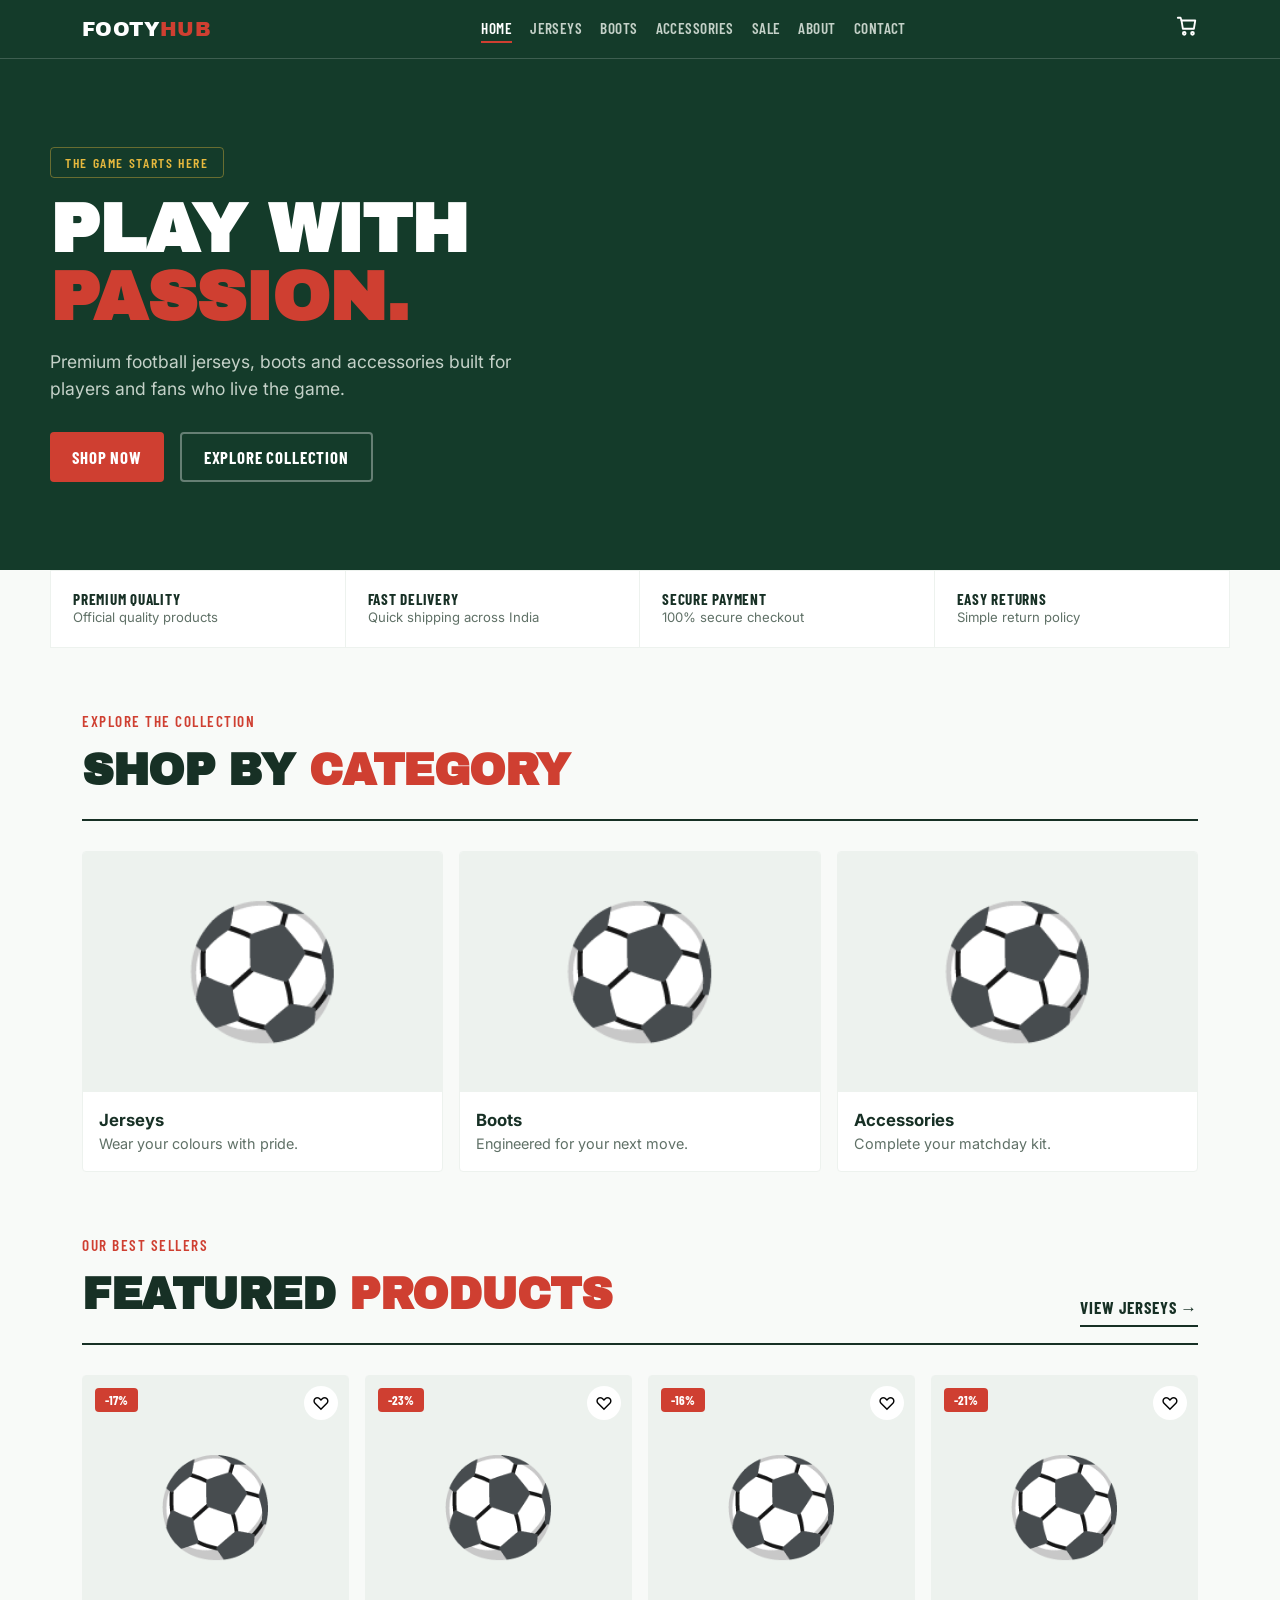
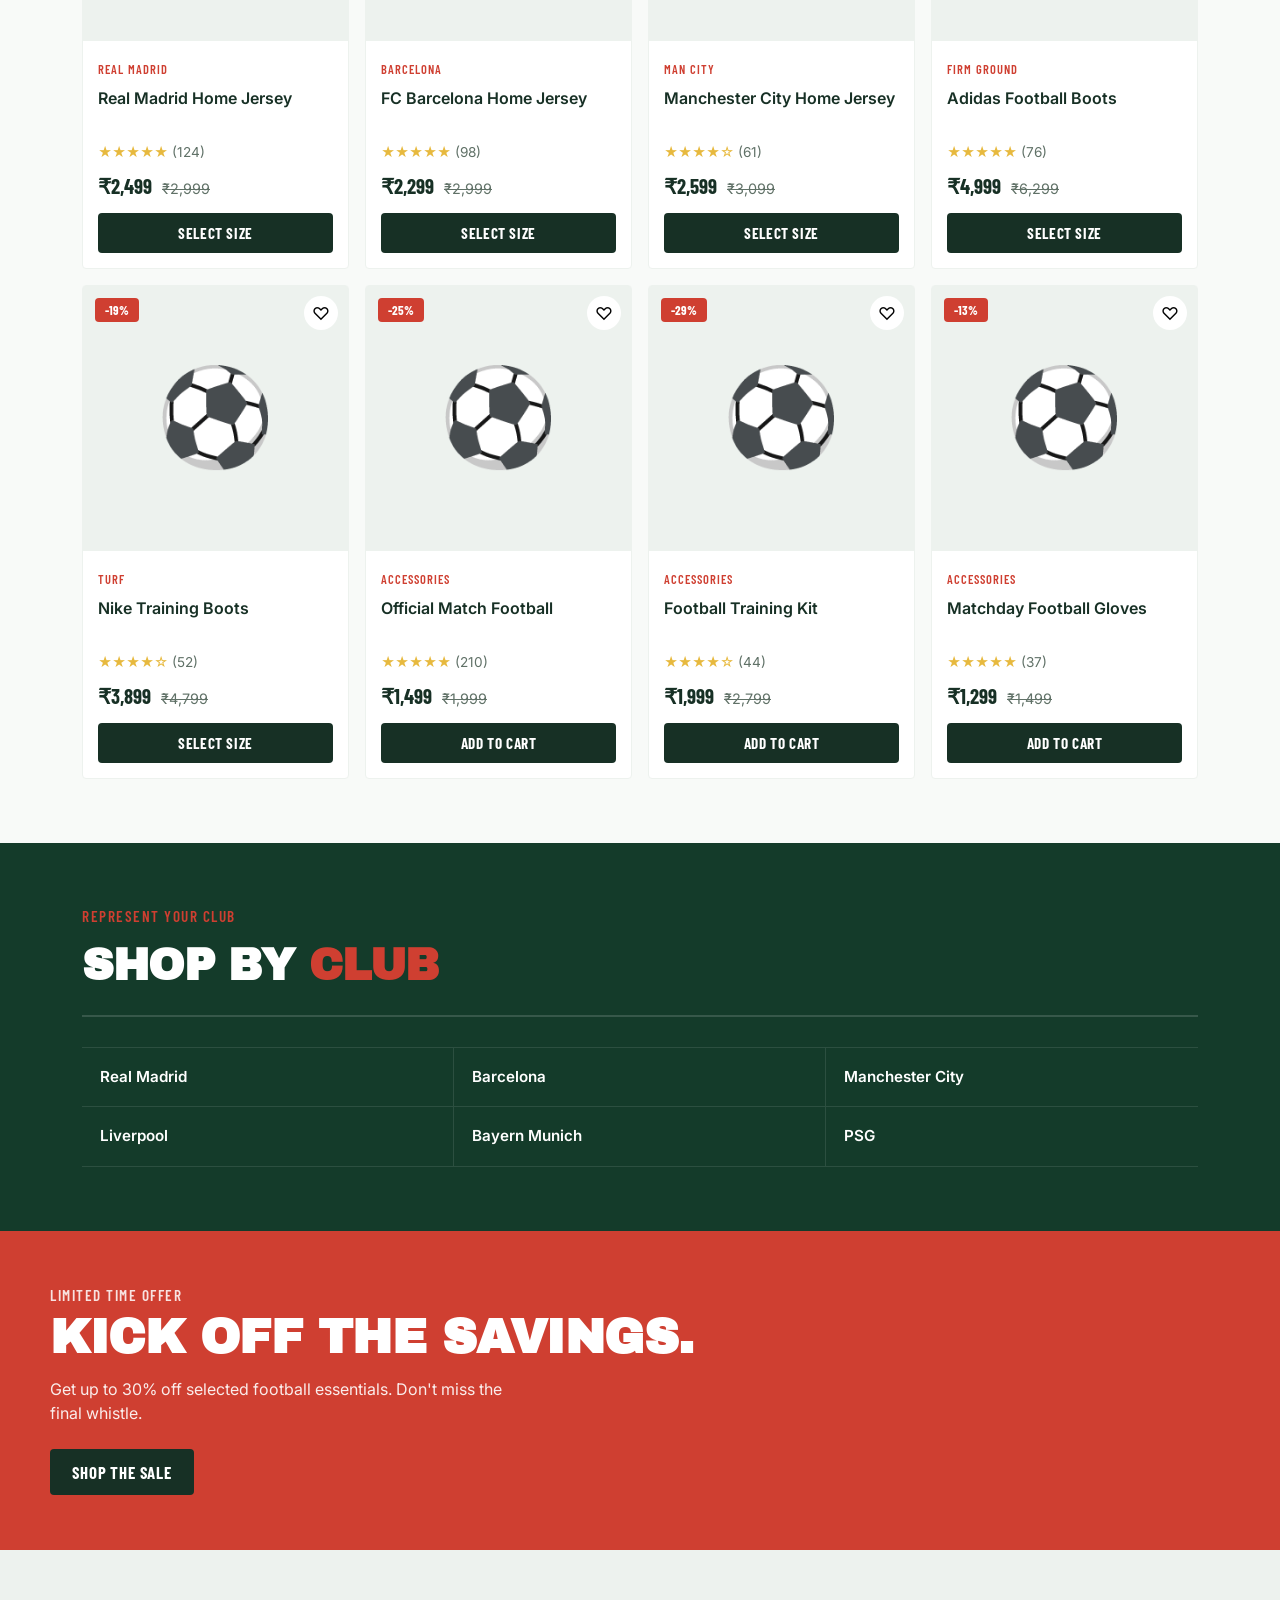
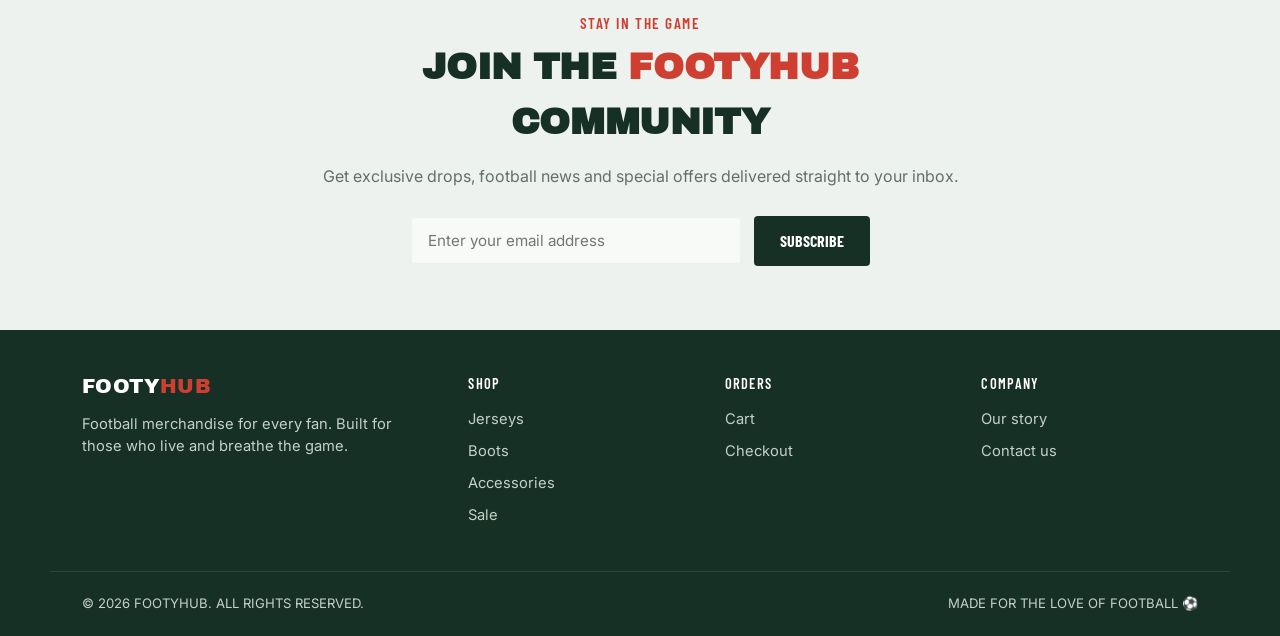
<file: index.html>
<!DOCTYPE html>
<html lang="en">
<head>
    <meta charset="UTF-8">
    <meta name="viewport" content="width=device-width, initial-scale=1.0">
    <meta name="description" content="FOOTYHUB - Premium football jerseys, boots and accessories for every football fan.">
    <title>FOOTYHUB | Play With Passion</title>
    <link rel="preconnect" href="https://fonts.googleapis.com">
    <link rel="preconnect" href="https://fonts.gstatic.com" crossorigin>
    <link href="https://fonts.googleapis.com/css2?family=Archivo+Black&family=Barlow+Condensed:wght@500;600;700&family=Inter:wght@400;500;600;700&display=swap" rel="stylesheet">
    <link rel="stylesheet" href="h.css">
</head>
<body data-page="index">
    <header class="header">
        <nav class="navbar">
            <a href="index.html" class="logo">FOOTY<span>HUB</span></a>
            <div class="nav-links" id="nav-links"><a href="index.html" class="active">Home</a><a href="jerseys.html">Jerseys</a><a href="boots.html">Boots</a><a href="accessories.html">Accessories</a><a href="sale.html">Sale</a><a href="about.html">About</a><a href="contact.html">Contact</a></div>
            <div class="nav-actions">
                <a href="cart.html" class="cart-icon" aria-label="Cart">
                    <svg viewBox="0 0 24 24"><path d="M6 6h15l-1.5 9h-12z"></path><path d="M6 6 5 3H2"></path><circle cx="9" cy="20" r="1.5"></circle><circle cx="18" cy="20" r="1.5"></circle></svg>
                    <span class="cart-count"></span>
                </a>
                <button class="menu-btn" aria-label="Toggle menu" aria-controls="nav-links">☰</button>
            </div>
        </nav>
    </header>
    <main>
        <section class="hero">
            <div class="hero-content">
                <span class="hero-tag">THE GAME STARTS HERE</span>
                <h1>PLAY WITH <span>PASSION.</span></h1>
                <p>Premium football jerseys, boots and accessories built for players and fans who live the game.</p>
                <div class="hero-buttons">
                    <a href="jerseys.html" class="btn btn-primary">SHOP NOW</a>
                    <a href="#categories" class="btn btn-outline">EXPLORE COLLECTION</a>
                </div>
            </div>
        </section>

        <section class="trust-bar">
            <div class="trust-item"><h4>PREMIUM QUALITY</h4><p>Official quality products</p></div>
            <div class="trust-item"><h4>FAST DELIVERY</h4><p>Quick shipping across India</p></div>
            <div class="trust-item"><h4>SECURE PAYMENT</h4><p>100% secure checkout</p></div>
            <div class="trust-item"><h4>EASY RETURNS</h4><p>Simple return policy</p></div>
        </section>

        <section class="wrap" id="categories">
            <div class="section-heading">
                <div>
                    <span class="eyebrow">EXPLORE THE COLLECTION</span>
                    <h2>SHOP BY <span>CATEGORY</span></h2>
                </div>
            </div>
            <div class="category-grid">
                <a href="jerseys.html" class="category-card">
                    <img src="https://images.unsplash.com/photo-1579952363873-27f3bade9f55?auto=format&fit=crop&w=900&q=80" alt="Football jersey" loading="lazy">
                    <div><h3>Jerseys</h3><p>Wear your colours with pride.</p></div>
                </a>
                <a href="boots.html" class="category-card">
                    <img src="https://images.unsplash.com/photo-1517466787929-bc90951d0974?auto=format&fit=crop&w=900&q=80" alt="Football boots" loading="lazy">
                    <div><h3>Boots</h3><p>Engineered for your next move.</p></div>
                </a>
                <a href="accessories.html" class="category-card">
                    <img src="https://images.unsplash.com/photo-1553778263-73a83bab9b0c?auto=format&fit=crop&w=900&q=80" alt="Football accessories" loading="lazy">
                    <div><h3>Accessories</h3><p>Complete your matchday kit.</p></div>
                </a>
            </div>
        </section>

        <section class="wrap" id="products" style="padding-top:0">
            <div class="section-heading">
                <div>
                    <span class="eyebrow">OUR BEST SELLERS</span>
                    <h2>FEATURED <span>PRODUCTS</span></h2>
                </div>
                <a href="jerseys.html" class="view-all">VIEW JERSEYS →</a>
            </div>
            <div class="product-grid" data-products="featured"></div>
        </section>

        <section class="clubs">
            <div class="wrap">
                <div class="section-heading">
                    <div>
                        <span class="eyebrow">REPRESENT YOUR CLUB</span>
                        <h2>SHOP BY <span>CLUB</span></h2>
                    </div>
                </div>
                <div class="club-grid">
                    <a href="jerseys.html?club=real-madrid" class="club-card">Real Madrid</a>
                    <a href="jerseys.html?club=barcelona" class="club-card">Barcelona</a>
                    <a href="jerseys.html?club=man-city" class="club-card">Manchester City</a>
                    <a href="jerseys.html?club=liverpool" class="club-card">Liverpool</a>
                    <a href="jerseys.html?club=bayern" class="club-card">Bayern Munich</a>
                    <a href="jerseys.html?club=psg" class="club-card">PSG</a>
                </div>
            </div>
        </section>

        <section class="sale">
            <div class="sale-content">
                <span class="eyebrow" style="color:rgba(255,255,255,.85)">LIMITED TIME OFFER</span>
                <h2>KICK OFF THE SAVINGS.</h2>
                <p>Get up to 30% off selected football essentials. Don't miss the final whistle.</p>
                <a href="sale.html" class="btn sale-btn">SHOP THE SALE</a>
            </div>
        </section>

        <section class="newsletter">
            <div class="newsletter-content">
                <span class="eyebrow">STAY IN THE GAME</span>
                <h2>JOIN THE <span>FOOTYHUB</span> COMMUNITY</h2>
                <p>Get exclusive drops, football news and special offers delivered straight to your inbox.</p>
                <form class="newsletter-form" data-success="You’re subscribed. Welcome to the club!">
                    <div class="form-group">
                        <label for="email" class="sr-only">Email address</label>
                        <input type="email" id="email" placeholder="Enter your email address" required data-msg="Enter a valid email, like you@example.com.">
                    </div>
                    <button type="submit">SUBSCRIBE</button>
                </form>
            </div>
        </section>
    </main>
    <footer class="footer">
        <div class="footer-main">
            <div class="footer-brand">
                <a href="index.html" class="logo">FOOTY<span>HUB</span></a>
                <p>Football merchandise for every fan. Built for those who live and breathe the game.</p>
            </div>
            <div class="footer-column"><h4>SHOP</h4><a href="jerseys.html">Jerseys</a><a href="boots.html">Boots</a><a href="accessories.html">Accessories</a><a href="sale.html">Sale</a></div>
            <div class="footer-column"><h4>ORDERS</h4><a href="cart.html">Cart</a><a href="checkout.html">Checkout</a></div>
            <div class="footer-column"><h4>COMPANY</h4><a href="about.html">Our story</a><a href="contact.html">Contact us</a></div>
        </div>
        <div class="footer-bottom"><p>© 2026 FOOTYHUB. ALL RIGHTS RESERVED.</p><p>MADE FOR THE LOVE OF FOOTBALL ⚽</p></div>
    </footer>
    <script src="script.js"></script>
</body>
</html>
</file>
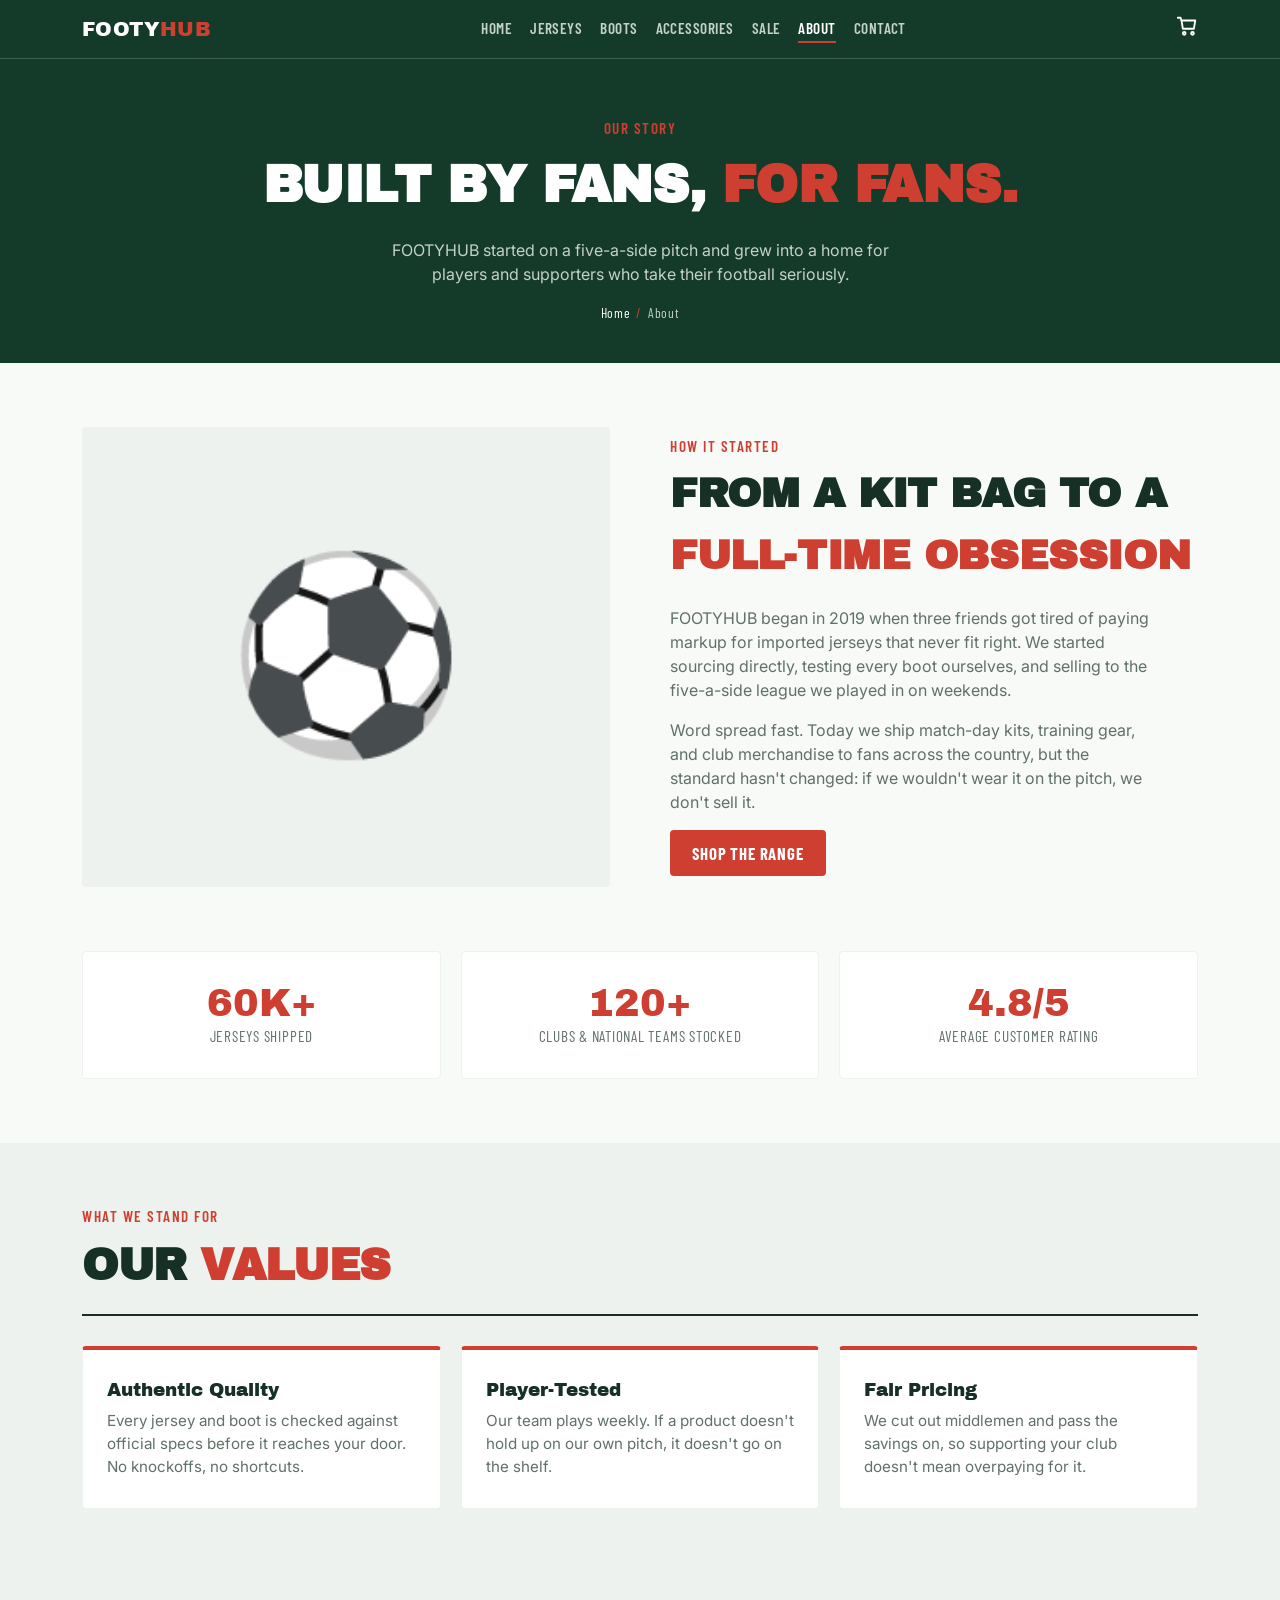
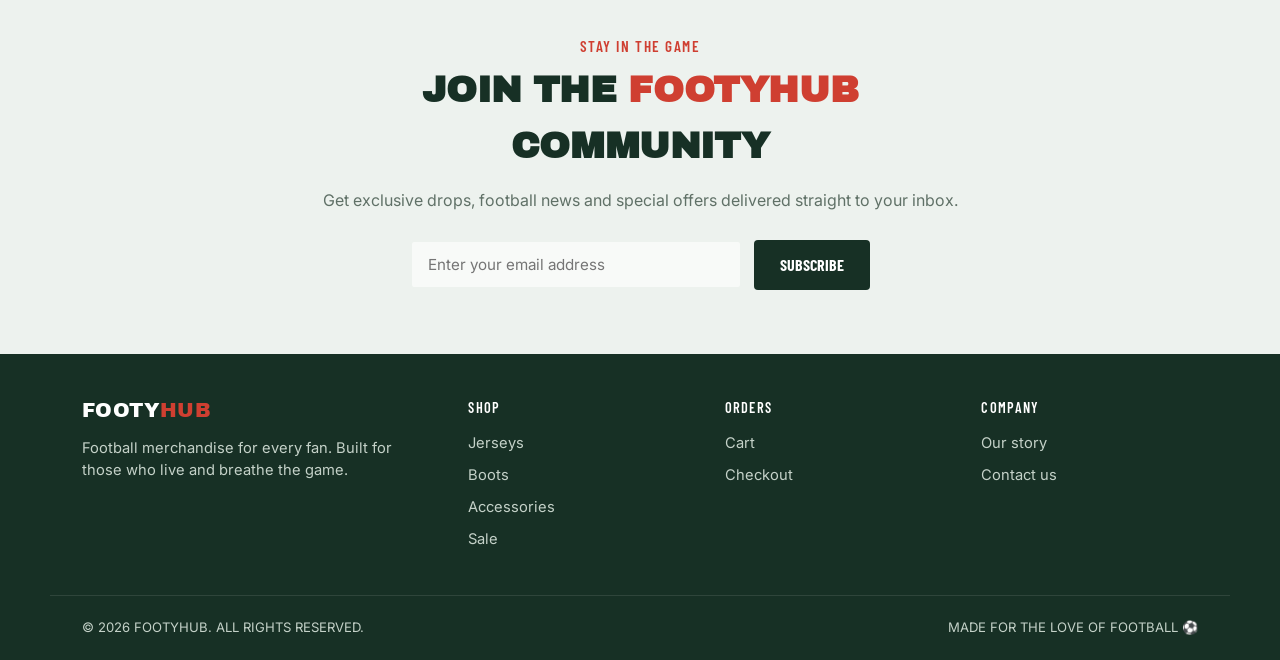
<file: about.html>
<!DOCTYPE html>
<html lang="en">
<head>
    <meta charset="UTF-8">
    <meta name="viewport" content="width=device-width, initial-scale=1.0">
    <meta name="description" content="The story behind FOOTYHUB, built by fans for fans.">
    <title>About | FOOTYHUB</title>
    <link rel="preconnect" href="https://fonts.googleapis.com">
    <link rel="preconnect" href="https://fonts.gstatic.com" crossorigin>
    <link href="https://fonts.googleapis.com/css2?family=Archivo+Black&family=Barlow+Condensed:wght@500;600;700&family=Inter:wght@400;500;600;700&display=swap" rel="stylesheet">
    <link rel="stylesheet" href="h.css">
</head>
<body data-page="about">
    <header class="header">
        <nav class="navbar">
            <a href="index.html" class="logo">FOOTY<span>HUB</span></a>
            <div class="nav-links" id="nav-links"><a href="index.html">Home</a><a href="jerseys.html">Jerseys</a><a href="boots.html">Boots</a><a href="accessories.html">Accessories</a><a href="sale.html">Sale</a><a href="about.html" class="active">About</a><a href="contact.html">Contact</a></div>
            <div class="nav-actions">
                <a href="cart.html" class="cart-icon" aria-label="Cart">
                    <svg viewBox="0 0 24 24"><path d="M6 6h15l-1.5 9h-12z"></path><path d="M6 6 5 3H2"></path><circle cx="9" cy="20" r="1.5"></circle><circle cx="18" cy="20" r="1.5"></circle></svg>
                    <span class="cart-count"></span>
                </a>
                <button class="menu-btn" aria-label="Toggle menu" aria-controls="nav-links">☰</button>
            </div>
        </nav>
    </header>
    <main>
        <section class="page-banner">
            <span class="eyebrow">OUR STORY</span>
            <h1>BUILT BY FANS, <span>FOR FANS.</span></h1>
            <p>FOOTYHUB started on a five-a-side pitch and grew into a home for players and supporters who take their football seriously.</p>
            <div class="breadcrumb"><a href="index.html">Home</a><i>/</i>About</div>
        </section>
        <section class="wrap about-story">
            <img src="https://images.unsplash.com/photo-1508098682722-e99c43a406b2?auto=format&fit=crop&w=900&q=80" alt="Players training on a football pitch" loading="lazy">
            <div>
                <span class="eyebrow">HOW IT STARTED</span>
                <h2>FROM A KIT BAG TO A <span>FULL-TIME OBSESSION</span></h2>
                <p>FOOTYHUB began in 2019 when three friends got tired of paying markup for imported jerseys that never fit right. We started sourcing directly, testing every boot ourselves, and selling to the five-a-side league we played in on weekends.</p>
                <p>Word spread fast. Today we ship match-day kits, training gear, and club merchandise to fans across the country, but the standard hasn't changed: if we wouldn't wear it on the pitch, we don't sell it.</p>
                <a href="jerseys.html" class="btn btn-primary">SHOP THE RANGE</a>
            </div>
        </section>

        <div class="wrap stat-row" style="padding-top:0">
            <div class="stat-card"><strong>60K+</strong><span>JERSEYS SHIPPED</span></div>
            <div class="stat-card"><strong>120+</strong><span>CLUBS &amp; NATIONAL TEAMS STOCKED</span></div>
            <div class="stat-card"><strong>4.8/5</strong><span>AVERAGE CUSTOMER RATING</span></div>
        </div>

        <section class="values">
            <div class="wrap">
                <div class="section-heading">
                    <div>
                        <span class="eyebrow">WHAT WE STAND FOR</span>
                        <h2>OUR <span>VALUES</span></h2>
                    </div>
                </div>
                <div class="values-inner">
                    <div class="value-card"><h3>Authentic Quality</h3><p>Every jersey and boot is checked against official specs before it reaches your door. No knockoffs, no shortcuts.</p></div>
                    <div class="value-card"><h3>Player-Tested</h3><p>Our team plays weekly. If a product doesn't hold up on our own pitch, it doesn't go on the shelf.</p></div>
                    <div class="value-card"><h3>Fair Pricing</h3><p>We cut out middlemen and pass the savings on, so supporting your club doesn't mean overpaying for it.</p></div>
                </div>
            </div>
        </section>

        <section class="newsletter">
            <div class="newsletter-content">
                <span class="eyebrow">STAY IN THE GAME</span>
                <h2>JOIN THE <span>FOOTYHUB</span> COMMUNITY</h2>
                <p>Get exclusive drops, football news and special offers delivered straight to your inbox.</p>
                <form class="newsletter-form" data-success="You’re subscribed. Welcome to the club!">
                    <div class="form-group">
                        <label for="email" class="sr-only">Email address</label>
                        <input type="email" id="email" placeholder="Enter your email address" required data-msg="Enter a valid email, like you@example.com.">
                    </div>
                    <button type="submit">SUBSCRIBE</button>
                </form>
            </div>
        </section>
    </main>
    <footer class="footer">
        <div class="footer-main">
            <div class="footer-brand">
                <a href="index.html" class="logo">FOOTY<span>HUB</span></a>
                <p>Football merchandise for every fan. Built for those who live and breathe the game.</p>
            </div>
            <div class="footer-column"><h4>SHOP</h4><a href="jerseys.html">Jerseys</a><a href="boots.html">Boots</a><a href="accessories.html">Accessories</a><a href="sale.html">Sale</a></div>
            <div class="footer-column"><h4>ORDERS</h4><a href="cart.html">Cart</a><a href="checkout.html">Checkout</a></div>
            <div class="footer-column"><h4>COMPANY</h4><a href="about.html">Our story</a><a href="contact.html">Contact us</a></div>
        </div>
        <div class="footer-bottom"><p>© 2026 FOOTYHUB. ALL RIGHTS RESERVED.</p><p>MADE FOR THE LOVE OF FOOTBALL ⚽</p></div>
    </footer>
    <script src="script.js"></script>
</body>
</html>
</file>
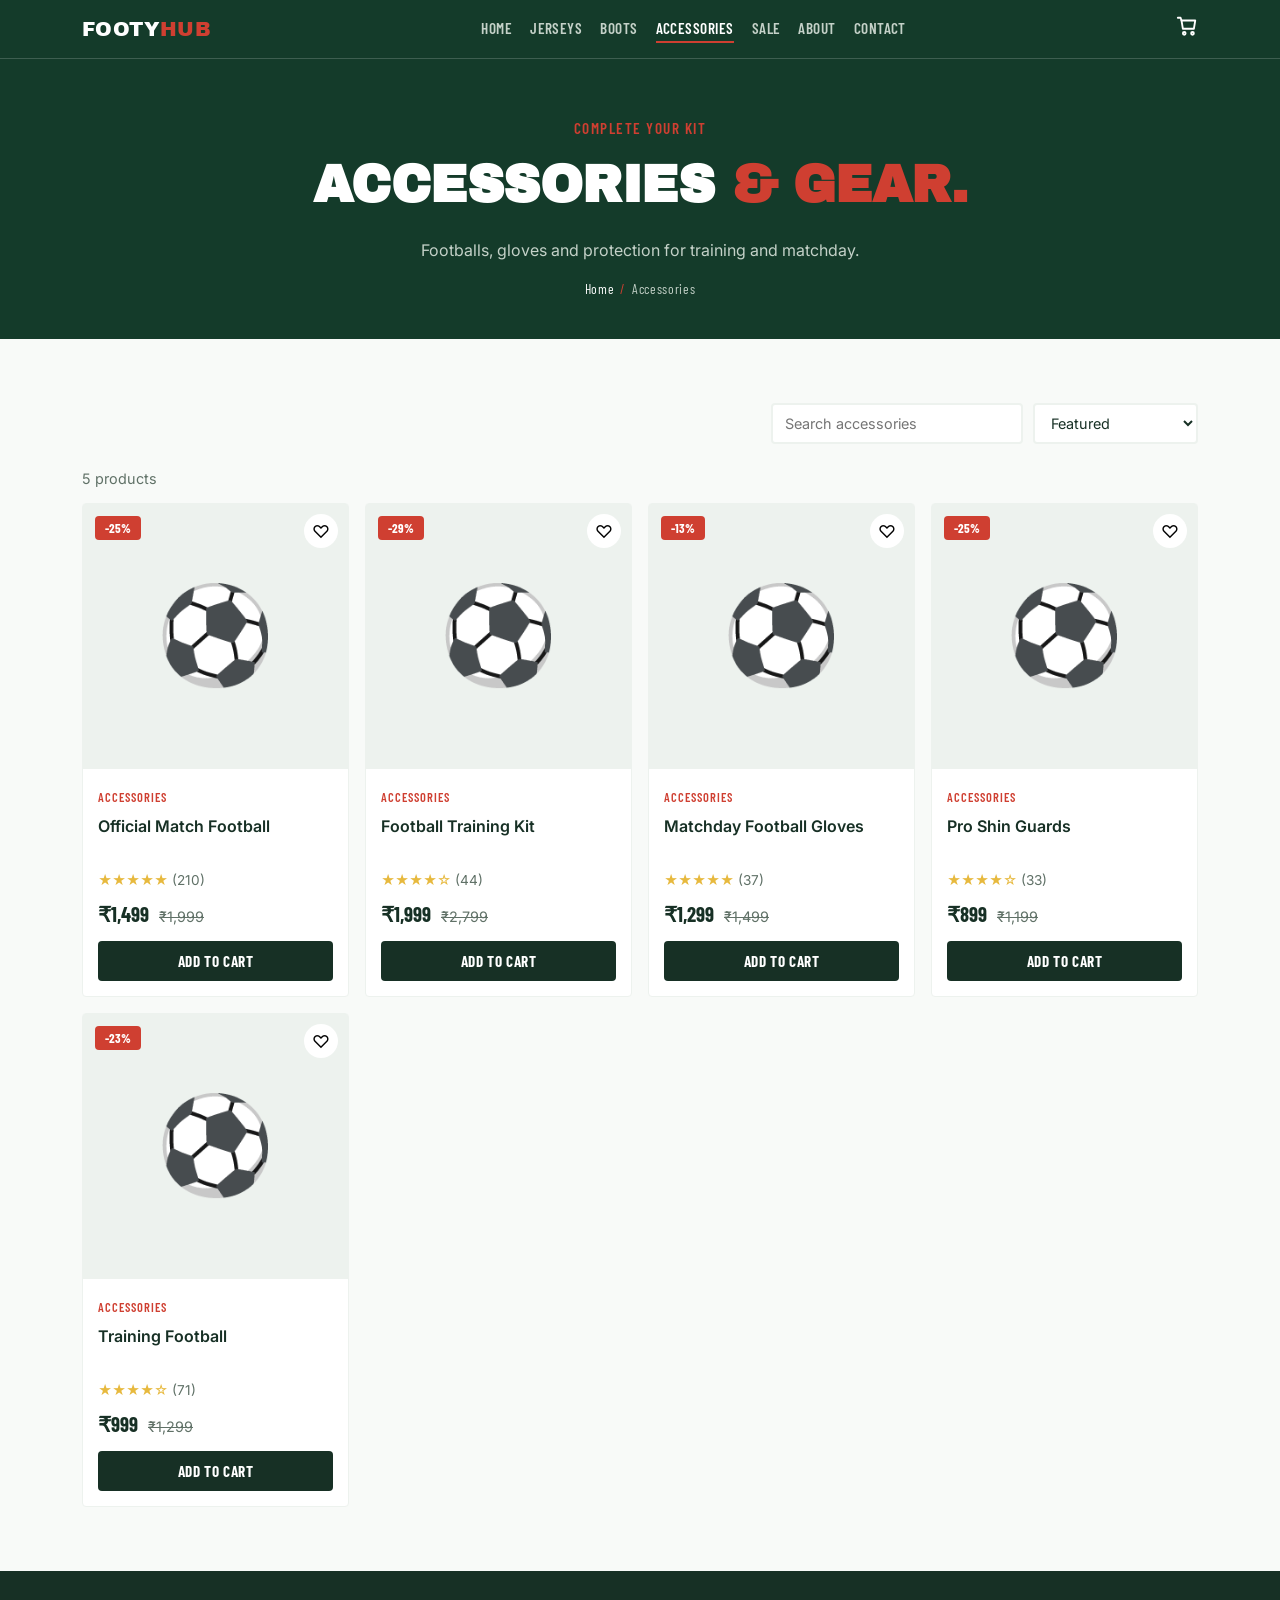
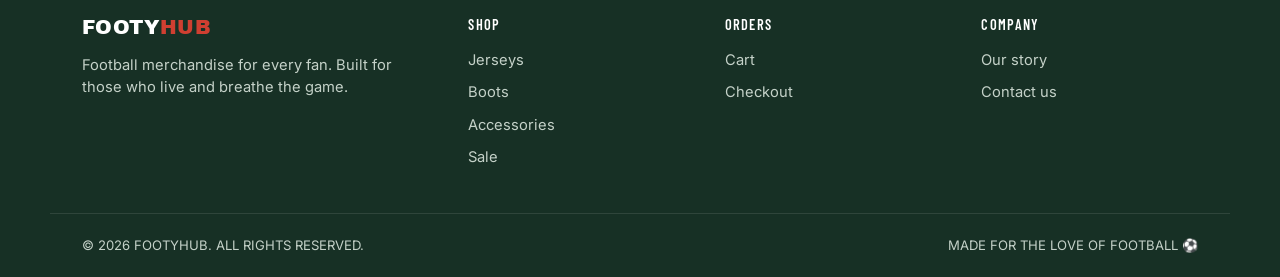
<file: accessories.html>
<!DOCTYPE html>
<html lang="en">
<head>
    <meta charset="UTF-8">
    <meta name="viewport" content="width=device-width, initial-scale=1.0">
    <meta name="description" content="Footballs, gloves, shin guards and training gear at FOOTYHUB.">
    <title>Accessories | FOOTYHUB</title>
    <link rel="preconnect" href="https://fonts.googleapis.com">
    <link rel="preconnect" href="https://fonts.gstatic.com" crossorigin>
    <link href="https://fonts.googleapis.com/css2?family=Archivo+Black&family=Barlow+Condensed:wght@500;600;700&family=Inter:wght@400;500;600;700&display=swap" rel="stylesheet">
    <link rel="stylesheet" href="h.css">
</head>
<body data-page="accessories">
    <header class="header">
        <nav class="navbar">
            <a href="index.html" class="logo">FOOTY<span>HUB</span></a>
            <div class="nav-links" id="nav-links"><a href="index.html">Home</a><a href="jerseys.html">Jerseys</a><a href="boots.html">Boots</a><a href="accessories.html" class="active">Accessories</a><a href="sale.html">Sale</a><a href="about.html">About</a><a href="contact.html">Contact</a></div>
            <div class="nav-actions">
                <a href="cart.html" class="cart-icon" aria-label="Cart">
                    <svg viewBox="0 0 24 24"><path d="M6 6h15l-1.5 9h-12z"></path><path d="M6 6 5 3H2"></path><circle cx="9" cy="20" r="1.5"></circle><circle cx="18" cy="20" r="1.5"></circle></svg>
                    <span class="cart-count"></span>
                </a>
                <button class="menu-btn" aria-label="Toggle menu" aria-controls="nav-links">☰</button>
            </div>
        </nav>
    </header>
    <main>
        <section class="page-banner">
            <span class="eyebrow">COMPLETE YOUR KIT</span>
            <h1>ACCESSORIES <span>&amp; GEAR.</span></h1>
            <p>Footballs, gloves and protection for training and matchday.</p>
            <div class="breadcrumb"><a href="index.html">Home</a><i>/</i>Accessories</div>
        </section>
        <section class="wrap">
            <div class="toolbar">
                <div class="chips" role="group" aria-label="Filters"></div>
                <div class="tools">
                    <input type="search" id="search" placeholder="Search accessories" aria-label="Search products">
                    <select id="sort" aria-label="Sort products">
                        <option value="featured">Featured</option>
                        <option value="price-asc">Price: low to high</option>
                        <option value="price-desc">Price: high to low</option>
                        <option value="discount">Biggest discount</option>
                    </select>
                </div>
            </div>
            <p class="count" id="count" aria-live="polite"></p>
            <div class="product-grid" data-products="accessories"></div>
        </section>
    </main>
    <footer class="footer">
        <div class="footer-main">
            <div class="footer-brand">
                <a href="index.html" class="logo">FOOTY<span>HUB</span></a>
                <p>Football merchandise for every fan. Built for those who live and breathe the game.</p>
            </div>
            <div class="footer-column"><h4>SHOP</h4><a href="jerseys.html">Jerseys</a><a href="boots.html">Boots</a><a href="accessories.html">Accessories</a><a href="sale.html">Sale</a></div>
            <div class="footer-column"><h4>ORDERS</h4><a href="cart.html">Cart</a><a href="checkout.html">Checkout</a></div>
            <div class="footer-column"><h4>COMPANY</h4><a href="about.html">Our story</a><a href="contact.html">Contact us</a></div>
        </div>
        <div class="footer-bottom"><p>© 2026 FOOTYHUB. ALL RIGHTS RESERVED.</p><p>MADE FOR THE LOVE OF FOOTBALL ⚽</p></div>
    </footer>
    <script src="script.js"></script>
</body>
</html>
</file>
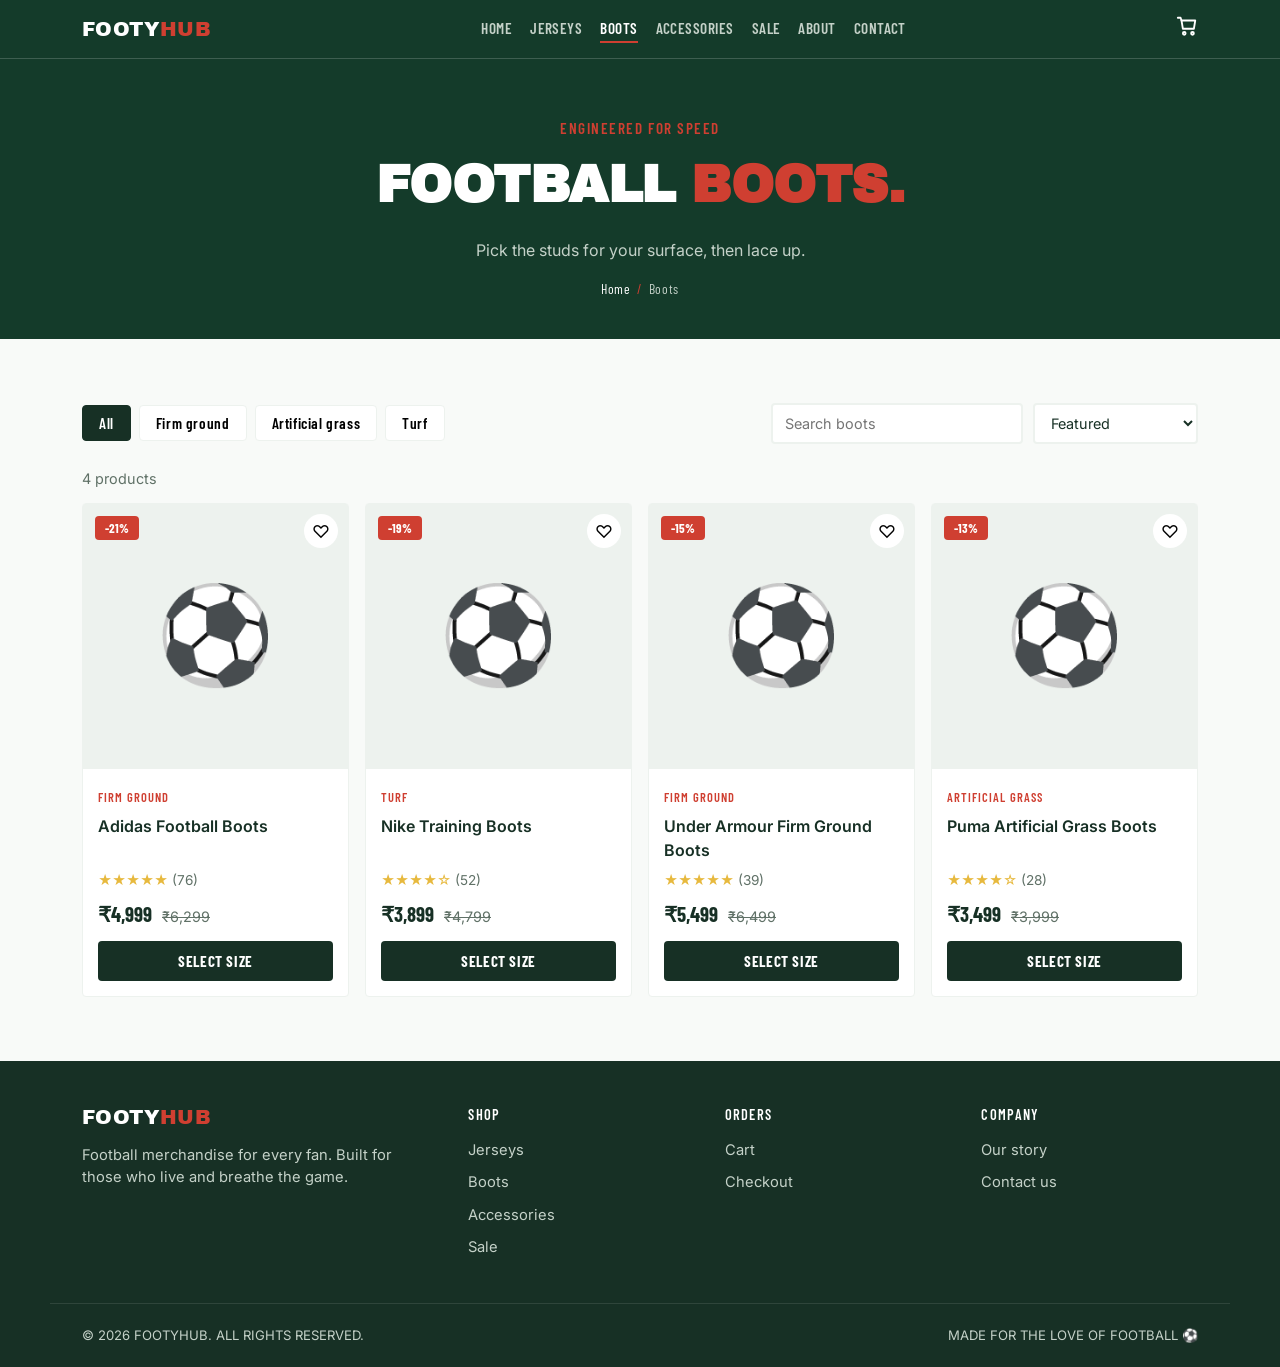
<file: boots.html>
<!DOCTYPE html>
<html lang="en">
<head>
    <meta charset="UTF-8">
    <meta name="viewport" content="width=device-width, initial-scale=1.0">
    <meta name="description" content="Football boots for firm ground, artificial grass and turf at FOOTYHUB.">
    <title>Boots | FOOTYHUB</title>
    <link rel="preconnect" href="https://fonts.googleapis.com">
    <link rel="preconnect" href="https://fonts.gstatic.com" crossorigin>
    <link href="https://fonts.googleapis.com/css2?family=Archivo+Black&family=Barlow+Condensed:wght@500;600;700&family=Inter:wght@400;500;600;700&display=swap" rel="stylesheet">
    <link rel="stylesheet" href="h.css">
</head>
<body data-page="boots">
    <header class="header">
        <nav class="navbar">
            <a href="index.html" class="logo">FOOTY<span>HUB</span></a>
            <div class="nav-links" id="nav-links"><a href="index.html">Home</a><a href="jerseys.html">Jerseys</a><a href="boots.html" class="active">Boots</a><a href="accessories.html">Accessories</a><a href="sale.html">Sale</a><a href="about.html">About</a><a href="contact.html">Contact</a></div>
            <div class="nav-actions">
                <a href="cart.html" class="cart-icon" aria-label="Cart">
                    <svg viewBox="0 0 24 24"><path d="M6 6h15l-1.5 9h-12z"></path><path d="M6 6 5 3H2"></path><circle cx="9" cy="20" r="1.5"></circle><circle cx="18" cy="20" r="1.5"></circle></svg>
                    <span class="cart-count"></span>
                </a>
                <button class="menu-btn" aria-label="Toggle menu" aria-controls="nav-links">☰</button>
            </div>
        </nav>
    </header>
    <main>
        <section class="page-banner">
            <span class="eyebrow">ENGINEERED FOR SPEED</span>
            <h1>FOOTBALL <span>BOOTS.</span></h1>
            <p>Pick the studs for your surface, then lace up.</p>
            <div class="breadcrumb"><a href="index.html">Home</a><i>/</i>Boots</div>
        </section>
        <section class="wrap">
            <div class="toolbar">
                <div class="chips" role="group" aria-label="Filters"><button class="chip" data-filter="all">All</button><button class="chip" data-filter="fg">Firm ground</button><button class="chip" data-filter="ag">Artificial grass</button><button class="chip" data-filter="tf">Turf</button></div>
                <div class="tools">
                    <input type="search" id="search" placeholder="Search boots" aria-label="Search products">
                    <select id="sort" aria-label="Sort products">
                        <option value="featured">Featured</option>
                        <option value="price-asc">Price: low to high</option>
                        <option value="price-desc">Price: high to low</option>
                        <option value="discount">Biggest discount</option>
                    </select>
                </div>
            </div>
            <p class="count" id="count" aria-live="polite"></p>
            <div class="product-grid" data-products="boots"></div>
        </section>
    </main>
    <footer class="footer">
        <div class="footer-main">
            <div class="footer-brand">
                <a href="index.html" class="logo">FOOTY<span>HUB</span></a>
                <p>Football merchandise for every fan. Built for those who live and breathe the game.</p>
            </div>
            <div class="footer-column"><h4>SHOP</h4><a href="jerseys.html">Jerseys</a><a href="boots.html">Boots</a><a href="accessories.html">Accessories</a><a href="sale.html">Sale</a></div>
            <div class="footer-column"><h4>ORDERS</h4><a href="cart.html">Cart</a><a href="checkout.html">Checkout</a></div>
            <div class="footer-column"><h4>COMPANY</h4><a href="about.html">Our story</a><a href="contact.html">Contact us</a></div>
        </div>
        <div class="footer-bottom"><p>© 2026 FOOTYHUB. ALL RIGHTS RESERVED.</p><p>MADE FOR THE LOVE OF FOOTBALL ⚽</p></div>
    </footer>
    <script src="script.js"></script>
</body>
</html>
</file>
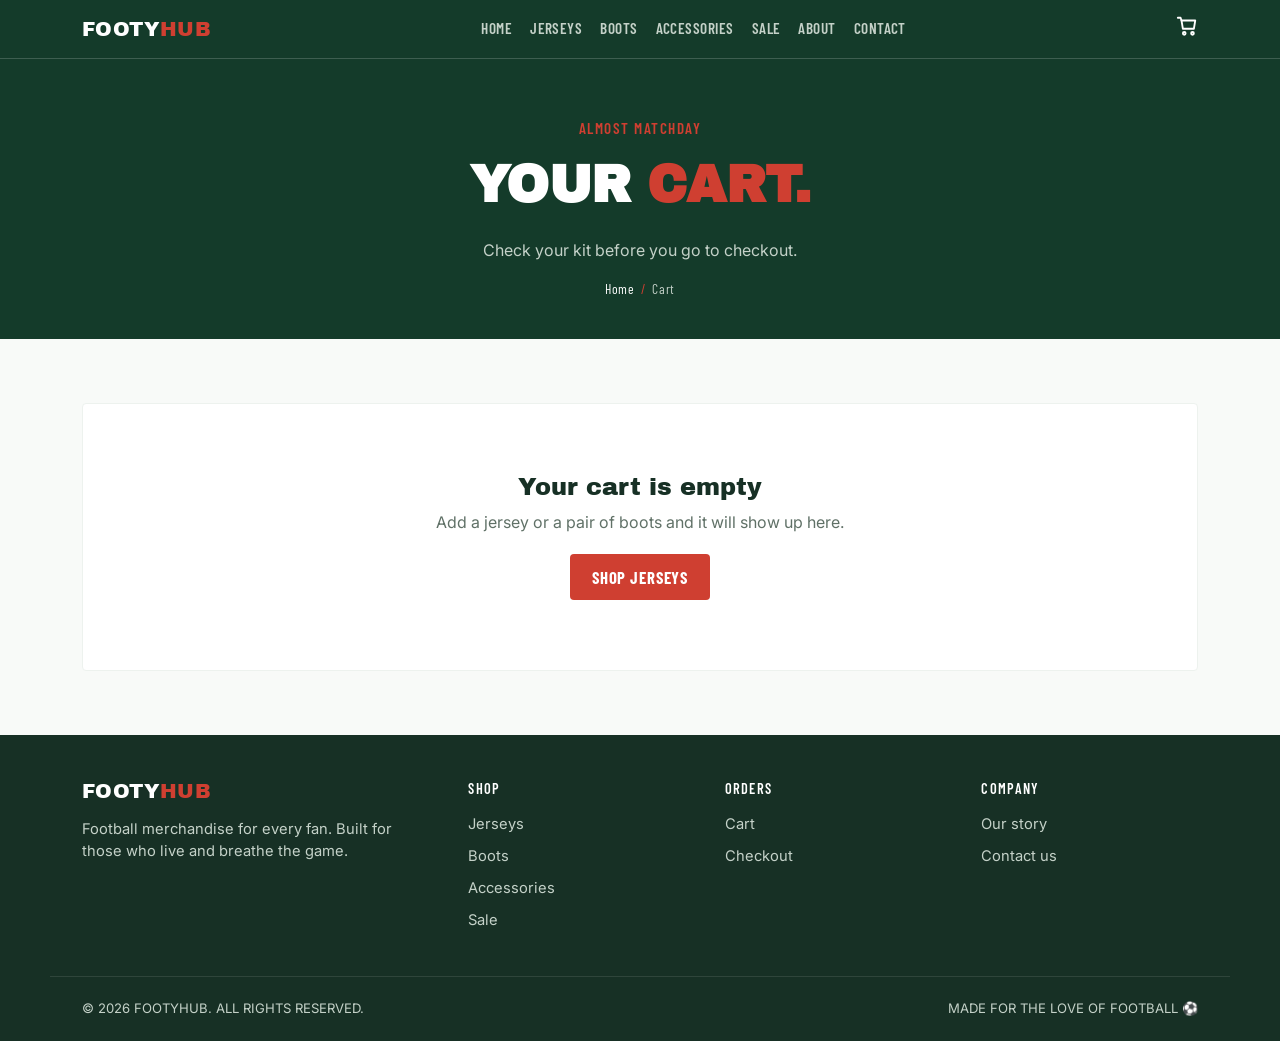
<file: cart.html>
<!DOCTYPE html>
<html lang="en">
<head>
    <meta charset="UTF-8">
    <meta name="viewport" content="width=device-width, initial-scale=1.0">
    <meta name="description" content="Review your FOOTYHUB cart.">
    <title>Cart | FOOTYHUB</title>
    <link rel="preconnect" href="https://fonts.googleapis.com">
    <link rel="preconnect" href="https://fonts.gstatic.com" crossorigin>
    <link href="https://fonts.googleapis.com/css2?family=Archivo+Black&family=Barlow+Condensed:wght@500;600;700&family=Inter:wght@400;500;600;700&display=swap" rel="stylesheet">
    <link rel="stylesheet" href="h.css">
</head>
<body data-page="cart">
    <header class="header">
        <nav class="navbar">
            <a href="index.html" class="logo">FOOTY<span>HUB</span></a>
            <div class="nav-links" id="nav-links"><a href="index.html">Home</a><a href="jerseys.html">Jerseys</a><a href="boots.html">Boots</a><a href="accessories.html">Accessories</a><a href="sale.html">Sale</a><a href="about.html">About</a><a href="contact.html">Contact</a></div>
            <div class="nav-actions">
                <a href="cart.html" class="cart-icon" aria-label="Cart">
                    <svg viewBox="0 0 24 24"><path d="M6 6h15l-1.5 9h-12z"></path><path d="M6 6 5 3H2"></path><circle cx="9" cy="20" r="1.5"></circle><circle cx="18" cy="20" r="1.5"></circle></svg>
                    <span class="cart-count"></span>
                </a>
                <button class="menu-btn" aria-label="Toggle menu" aria-controls="nav-links">☰</button>
            </div>
        </nav>
    </header>
    <main>
        <section class="page-banner">
            <span class="eyebrow">ALMOST MATCHDAY</span>
            <h1>YOUR <span>CART.</span></h1>
            <p>Check your kit before you go to checkout.</p>
            <div class="breadcrumb"><a href="index.html">Home</a><i>/</i>Cart</div>
        </section>
        <section class="wrap">
            <div class="cart-wrap" id="cart-layout" hidden>
                <div class="cart-items" id="cart-items"></div>
                <aside class="cart-summary">
                    <h3>Order summary</h3>
                    <div class="summary-row"><span>Subtotal</span><span id="sum-sub"></span></div>
                    <div class="summary-row"><span>Promo discount</span><span id="sum-off"></span></div>
                    <div class="summary-row"><span>Shipping</span><span id="sum-ship"></span></div>
                    <div class="summary-row total"><span>Total</span><span id="sum-total"></span></div>
                    <p class="note" id="ship-note"></p>
                    <form class="promo-row" id="promo-form">
                        <label for="promo" class="sr-only">Promo code</label>
                        <input type="text" id="promo" placeholder="Promo code (try FOOTY10)">
                        <button type="submit">APPLY</button>
                    </form>
                    <p class="note" id="promo-note"></p>
                    <a href="checkout.html" class="btn btn-primary">PROCEED TO CHECKOUT</a>
                </aside>
            </div>
            <div class="cart-empty" id="cart-empty" hidden>
                <h3>Your cart is empty</h3>
                <p>Add a jersey or a pair of boots and it will show up here.</p>
                <a href="jerseys.html" class="btn btn-primary">SHOP JERSEYS</a>
            </div>
        </section>
    </main>
    <footer class="footer">
        <div class="footer-main">
            <div class="footer-brand">
                <a href="index.html" class="logo">FOOTY<span>HUB</span></a>
                <p>Football merchandise for every fan. Built for those who live and breathe the game.</p>
            </div>
            <div class="footer-column"><h4>SHOP</h4><a href="jerseys.html">Jerseys</a><a href="boots.html">Boots</a><a href="accessories.html">Accessories</a><a href="sale.html">Sale</a></div>
            <div class="footer-column"><h4>ORDERS</h4><a href="cart.html">Cart</a><a href="checkout.html">Checkout</a></div>
            <div class="footer-column"><h4>COMPANY</h4><a href="about.html">Our story</a><a href="contact.html">Contact us</a></div>
        </div>
        <div class="footer-bottom"><p>© 2026 FOOTYHUB. ALL RIGHTS RESERVED.</p><p>MADE FOR THE LOVE OF FOOTBALL ⚽</p></div>
    </footer>
    <script src="script.js"></script>
</body>
</html>
</file>
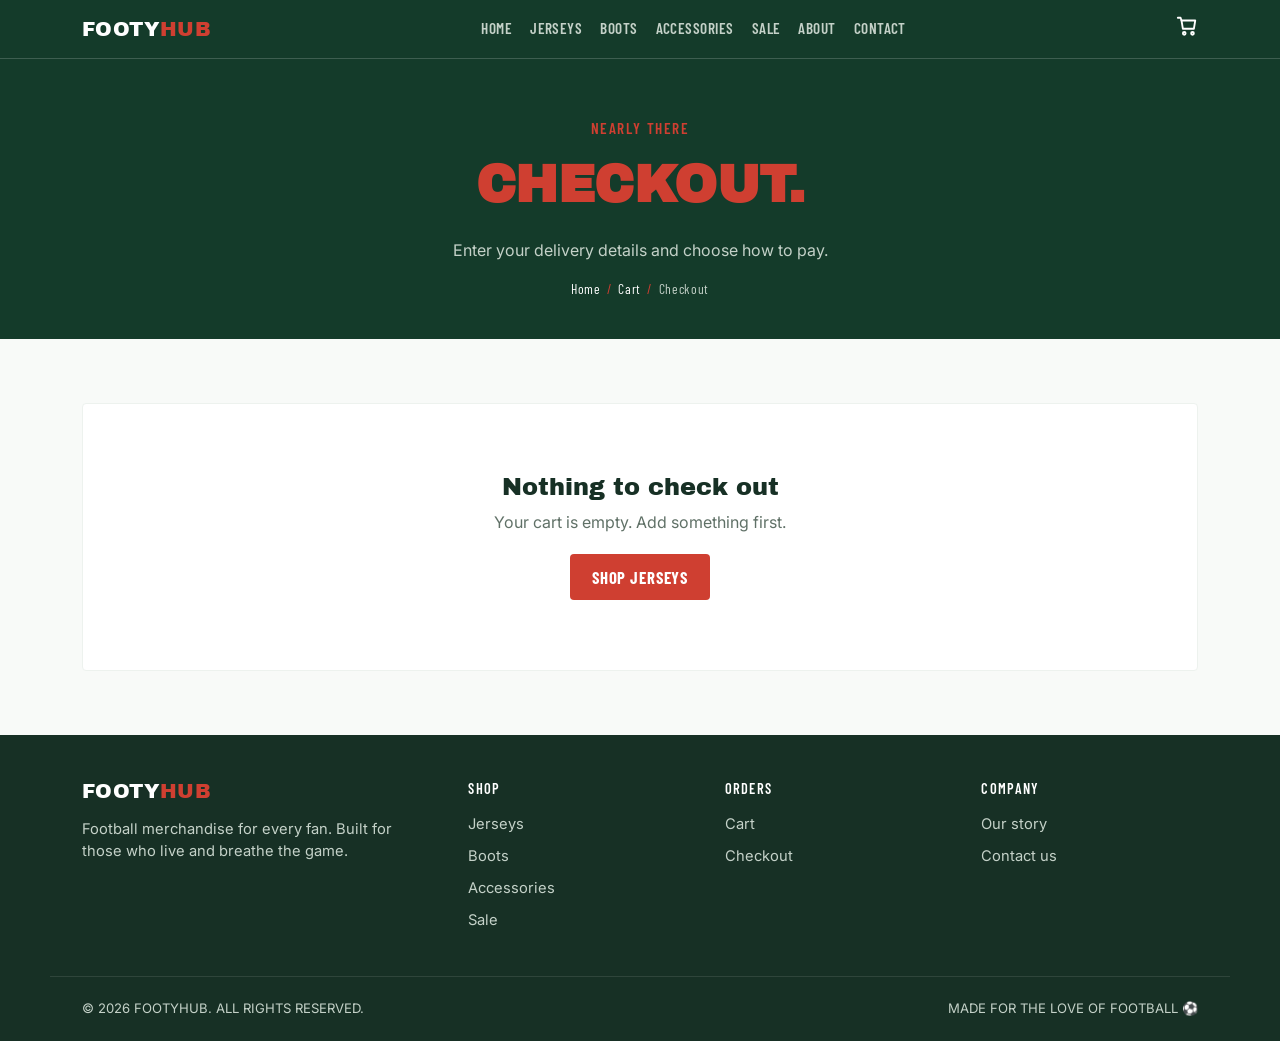
<file: checkout.html>
<!DOCTYPE html>
<html lang="en">
<head>
    <meta charset="UTF-8">
    <meta name="viewport" content="width=device-width, initial-scale=1.0">
    <meta name="description" content="Complete your FOOTYHUB order.">
    <title>Checkout | FOOTYHUB</title>
    <link rel="preconnect" href="https://fonts.googleapis.com">
    <link rel="preconnect" href="https://fonts.gstatic.com" crossorigin>
    <link href="https://fonts.googleapis.com/css2?family=Archivo+Black&family=Barlow+Condensed:wght@500;600;700&family=Inter:wght@400;500;600;700&display=swap" rel="stylesheet">
    <link rel="stylesheet" href="h.css">
</head>
<body data-page="checkout">
    <header class="header">
        <nav class="navbar">
            <a href="index.html" class="logo">FOOTY<span>HUB</span></a>
            <div class="nav-links" id="nav-links"><a href="index.html">Home</a><a href="jerseys.html">Jerseys</a><a href="boots.html">Boots</a><a href="accessories.html">Accessories</a><a href="sale.html">Sale</a><a href="about.html">About</a><a href="contact.html">Contact</a></div>
            <div class="nav-actions">
                <a href="cart.html" class="cart-icon" aria-label="Cart">
                    <svg viewBox="0 0 24 24"><path d="M6 6h15l-1.5 9h-12z"></path><path d="M6 6 5 3H2"></path><circle cx="9" cy="20" r="1.5"></circle><circle cx="18" cy="20" r="1.5"></circle></svg>
                    <span class="cart-count"></span>
                </a>
                <button class="menu-btn" aria-label="Toggle menu" aria-controls="nav-links">☰</button>
            </div>
        </nav>
    </header>
    <main>
        <section class="page-banner">
            <span class="eyebrow">NEARLY THERE</span>
            <h1><span>CHECKOUT.</span></h1>
            <p>Enter your delivery details and choose how to pay.</p>
            <div class="breadcrumb"><a href="index.html">Home</a><i>/</i><a href="cart.html">Cart</a><i>/</i>Checkout</div>
        </section>
        <section class="wrap">
            <div class="cart-wrap" id="co-layout" hidden>
                <form class="contact-form" id="checkout-form">
                    <h2 class="form-title">Delivery details</h2>
                    <div class="form-group"><label for="c-name">Full name</label><input id="c-name" type="text" autocomplete="name" minlength="2" placeholder="Arjun Sharma" data-msg="Enter your full name." required></div>
                    <div class="form-row">
                        <div class="form-group"><label for="c-email">Email address</label><input id="c-email" type="email" autocomplete="email" placeholder="you@example.com" data-msg="Enter a valid email, like you@example.com." required></div>
                        <div class="form-group"><label for="c-phone">Mobile number</label><input id="c-phone" type="tel" inputmode="numeric" maxlength="10" pattern="[6-9][0-9]{9}" placeholder="9876543210" data-msg="Enter a 10-digit Indian mobile number." required></div>
                    </div>
                    <div class="form-group"><label for="c-address">Address</label><input id="c-address" type="text" autocomplete="street-address" minlength="8" placeholder="House no., street, area" data-msg="Enter your full address." required></div>
                    <div class="form-row">
                        <div class="form-group"><label for="c-city">City</label><input id="c-city" type="text" autocomplete="address-level2" minlength="2" placeholder="Gurugram" required></div>
                        <div class="form-group"><label for="c-pin">PIN code</label><input id="c-pin" type="text" inputmode="numeric" maxlength="6" pattern="[1-9][0-9]{5}" autocomplete="postal-code" placeholder="122001" data-msg="Enter a valid 6-digit PIN code." required></div>
                    </div>
                    <h2 class="form-title" style="margin-top:8px">Payment</h2>
                    <div class="pay-options">
                        <label class="check"><input type="radio" name="pay" value="cod" checked> Cash on delivery</label>
                        <label class="check"><input type="radio" name="pay" value="upi"> UPI</label>
                        <label class="check"><input type="radio" name="pay" value="card"> Card</label>
                    </div>
                    <div data-pay="upi" hidden>
                        <div class="form-group"><label for="c-upi">UPI ID</label><input id="c-upi" type="text" pattern="[A-Za-z0-9.\-_]{2,}@[A-Za-z]{2,}" placeholder="name@bank" data-msg="Enter a valid UPI ID, like name@bank." required></div>
                    </div>
                    <div data-pay="card" hidden>
                        <div class="form-group"><label for="c-card">Card number</label><input id="c-card" type="text" inputmode="numeric" data-format="card" maxlength="19" pattern="[0-9]{4} [0-9]{4} [0-9]{4} [0-9]{4}" placeholder="1234 5678 9012 3456" data-msg="Enter a 16-digit card number." required></div>
                        <div class="form-row">
                            <div class="form-group"><label for="c-exp">Expiry (MM/YY)</label><input id="c-exp" type="text" inputmode="numeric" data-format="expiry" maxlength="5" pattern="(0[1-9]|1[0-2])/[0-9]{2}" placeholder="08/28" data-msg="Use the format MM/YY." required></div>
                            <div class="form-group"><label for="c-cvv">CVV</label><input id="c-cvv" type="password" inputmode="numeric" maxlength="3" pattern="[0-9]{3}" placeholder="123" data-msg="Enter the 3-digit CVV." required></div>
                        </div>
                    </div>
                    <div class="form-group"><label class="check"><input type="checkbox" id="c-terms" required data-required="Please accept the terms to continue."> I agree to the terms and return policy</label></div>
                    <button type="submit" class="btn btn-primary">PLACE ORDER</button>
                </form>
                <aside class="cart-summary">
                    <h3>Your order</h3>
                    <div id="co-lines"></div>
                    <div class="summary-row"><span>Subtotal</span><span id="co-sub"></span></div>
                    <div class="summary-row"><span>Promo discount</span><span id="co-off"></span></div>
                    <div class="summary-row"><span>Shipping</span><span id="co-ship"></span></div>
                    <div class="summary-row total"><span>Total</span><span id="co-total"></span></div>
                    <p class="note"><a href="cart.html"><u>Edit cart</u></a></p>
                </aside>
            </div>
            <div class="cart-empty" id="co-empty" hidden>
                <h3>Nothing to check out</h3>
                <p>Your cart is empty. Add something first.</p>
                <a href="jerseys.html" class="btn btn-primary">SHOP JERSEYS</a>
            </div>
            <div class="cart-empty" id="co-done" hidden>
                <h3>Order placed!</h3>
                <p>Thanks for shopping with FOOTYHUB. Your order number is <strong id="order-id"></strong>. This is a demo, so no payment was taken.</p>
                <a href="index.html" class="btn btn-primary">BACK TO HOME</a>
            </div>
        </section>
    </main>
    <footer class="footer">
        <div class="footer-main">
            <div class="footer-brand">
                <a href="index.html" class="logo">FOOTY<span>HUB</span></a>
                <p>Football merchandise for every fan. Built for those who live and breathe the game.</p>
            </div>
            <div class="footer-column"><h4>SHOP</h4><a href="jerseys.html">Jerseys</a><a href="boots.html">Boots</a><a href="accessories.html">Accessories</a><a href="sale.html">Sale</a></div>
            <div class="footer-column"><h4>ORDERS</h4><a href="cart.html">Cart</a><a href="checkout.html">Checkout</a></div>
            <div class="footer-column"><h4>COMPANY</h4><a href="about.html">Our story</a><a href="contact.html">Contact us</a></div>
        </div>
        <div class="footer-bottom"><p>© 2026 FOOTYHUB. ALL RIGHTS RESERVED.</p><p>MADE FOR THE LOVE OF FOOTBALL ⚽</p></div>
    </footer>
    <script src="script.js"></script>
</body>
</html>
</file>
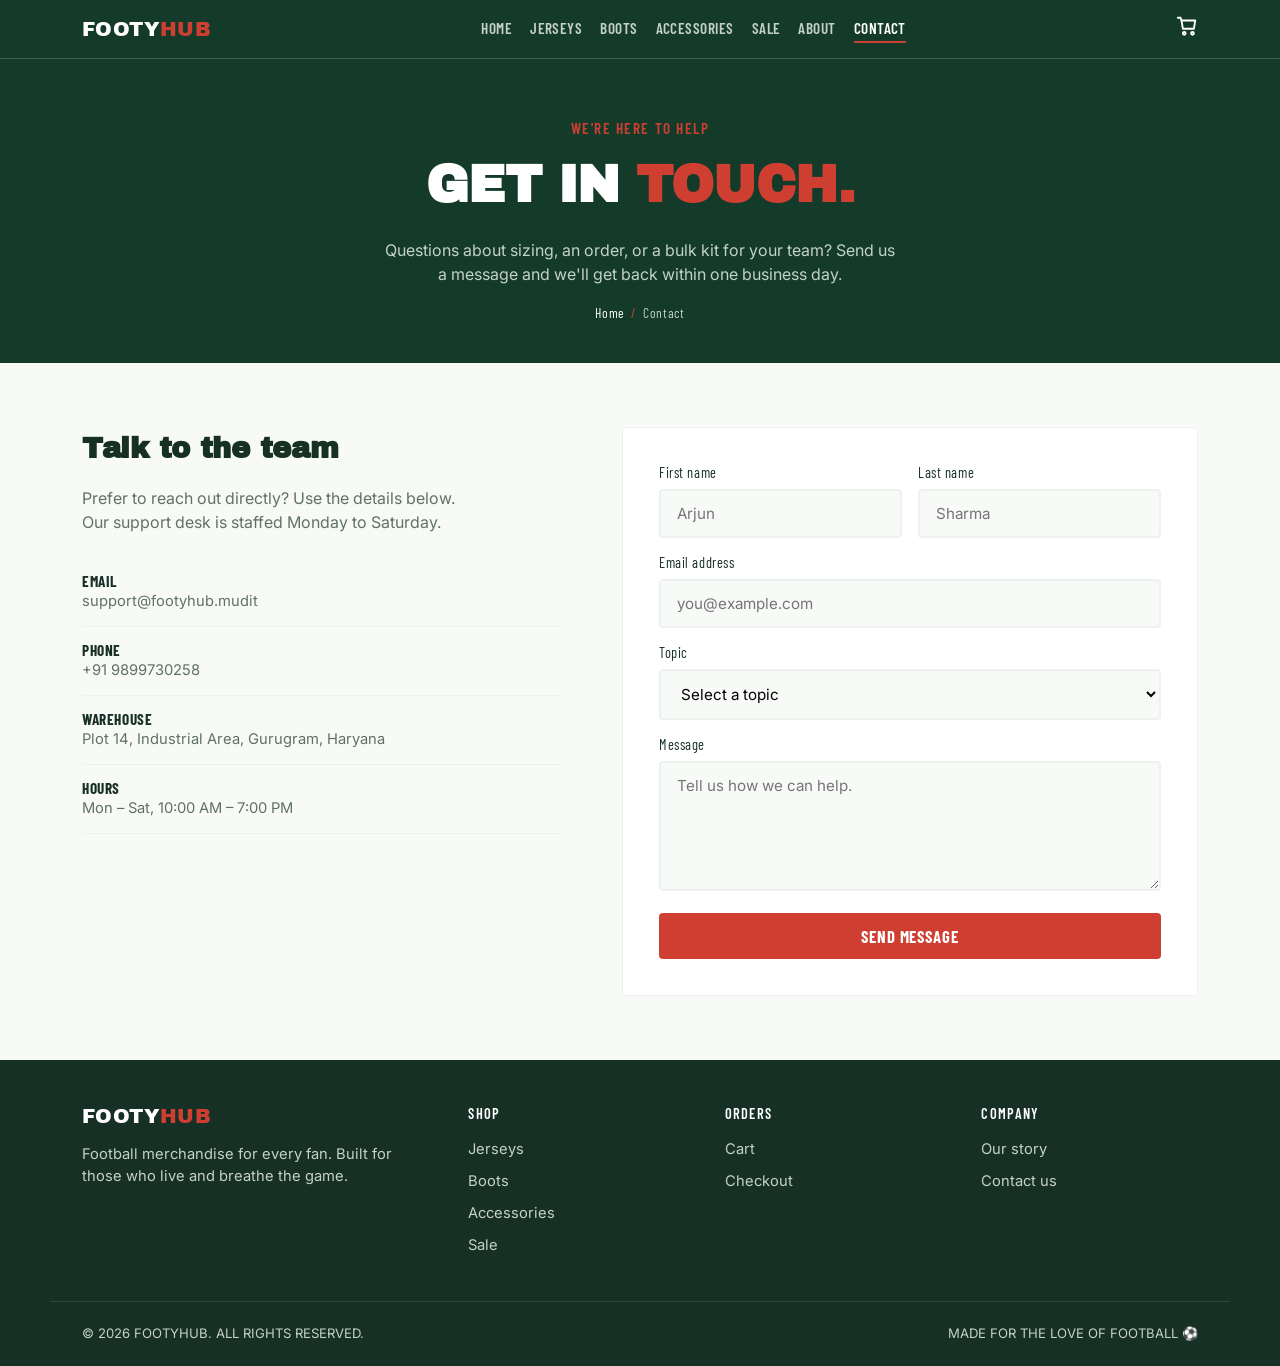
<file: contact.html>
<!DOCTYPE html>
<html lang="en">
<head>
    <meta charset="UTF-8">
    <meta name="viewport" content="width=device-width, initial-scale=1.0">
    <meta name="description" content="Get in touch with the FOOTYHUB team.">
    <title>Contact | FOOTYHUB</title>
    <link rel="preconnect" href="https://fonts.googleapis.com">
    <link rel="preconnect" href="https://fonts.gstatic.com" crossorigin>
    <link href="https://fonts.googleapis.com/css2?family=Archivo+Black&family=Barlow+Condensed:wght@500;600;700&family=Inter:wght@400;500;600;700&display=swap" rel="stylesheet">
    <link rel="stylesheet" href="h.css">
</head>
<body data-page="contact">
    <header class="header">
        <nav class="navbar">
            <a href="index.html" class="logo">FOOTY<span>HUB</span></a>
            <div class="nav-links" id="nav-links"><a href="index.html">Home</a><a href="jerseys.html">Jerseys</a><a href="boots.html">Boots</a><a href="accessories.html">Accessories</a><a href="sale.html">Sale</a><a href="about.html">About</a><a href="contact.html" class="active">Contact</a></div>
            <div class="nav-actions">
                <a href="cart.html" class="cart-icon" aria-label="Cart">
                    <svg viewBox="0 0 24 24"><path d="M6 6h15l-1.5 9h-12z"></path><path d="M6 6 5 3H2"></path><circle cx="9" cy="20" r="1.5"></circle><circle cx="18" cy="20" r="1.5"></circle></svg>
                    <span class="cart-count"></span>
                </a>
                <button class="menu-btn" aria-label="Toggle menu" aria-controls="nav-links">☰</button>
            </div>
        </nav>
    </header>
    <main>
        <section class="page-banner">
            <span class="eyebrow">WE'RE HERE TO HELP</span>
            <h1>GET IN <span>TOUCH.</span></h1>
            <p>Questions about sizing, an order, or a bulk kit for your team? Send us a message and we'll get back within one business day.</p>
            <div class="breadcrumb"><a href="index.html">Home</a><i>/</i>Contact</div>
        </section>
        <section class="wrap contact-wrap">
            <div class="contact-info">
                <h2>Talk to the team</h2>
                <p>Prefer to reach out directly? Use the details below. Our support desk is staffed Monday to Saturday.</p>
                <div class="contact-detail"><h4>EMAIL</h4><p>support@footyhub.mudit</p></div>
                <div class="contact-detail"><h4>PHONE</h4><p>+91 9899730258</p></div>
                <div class="contact-detail"><h4>WAREHOUSE</h4><p>Plot 14, Industrial Area, Gurugram, Haryana</p></div>
                <div class="contact-detail"><h4>HOURS</h4><p>Mon – Sat, 10:00 AM – 7:00 PM</p></div>
            </div>
            <form class="contact-form" data-success="Thanks! We’ll get back to you within one business day.">
                <div class="form-row">
                    <div class="form-group"><label for="fname">First name</label><input type="text" id="fname" placeholder="Arjun" required minlength="2" data-msg="Enter your first name."></div>
                    <div class="form-group"><label for="lname">Last name</label><input type="text" id="lname" placeholder="Sharma" required></div>
                </div>
                <div class="form-group"><label for="cemail">Email address</label><input type="email" id="cemail" placeholder="you@example.com" required data-msg="Enter a valid email, like you@example.com."></div>
                <div class="form-group">
                    <label for="topic">Topic</label>
                    <select id="topic" required data-required="Please choose a topic.">
                        <option value="">Select a topic</option>
                        <option>Order enquiry</option>
                        <option>Sizing help</option>
                        <option>Returns</option>
                        <option>Bulk order</option>
                    </select>
                </div>
                <div class="form-group"><label for="message">Message</label><textarea id="message" placeholder="Tell us how we can help." required minlength="10" data-msg="Please write at least 10 characters."></textarea></div>
                <button type="submit" class="btn btn-primary">SEND MESSAGE</button>
            </form>
        </section>
    </main>
    <footer class="footer">
        <div class="footer-main">
            <div class="footer-brand">
                <a href="index.html" class="logo">FOOTY<span>HUB</span></a>
                <p>Football merchandise for every fan. Built for those who live and breathe the game.</p>
            </div>
            <div class="footer-column"><h4>SHOP</h4><a href="jerseys.html">Jerseys</a><a href="boots.html">Boots</a><a href="accessories.html">Accessories</a><a href="sale.html">Sale</a></div>
            <div class="footer-column"><h4>ORDERS</h4><a href="cart.html">Cart</a><a href="checkout.html">Checkout</a></div>
            <div class="footer-column"><h4>COMPANY</h4><a href="about.html">Our story</a><a href="contact.html">Contact us</a></div>
        </div>
        <div class="footer-bottom"><p>© 2026 FOOTYHUB. ALL RIGHTS RESERVED.</p><p>MADE FOR THE LOVE OF FOOTBALL ⚽</p></div>
    </footer>
    <script src="script.js"></script>
</body>
</html>
</file>
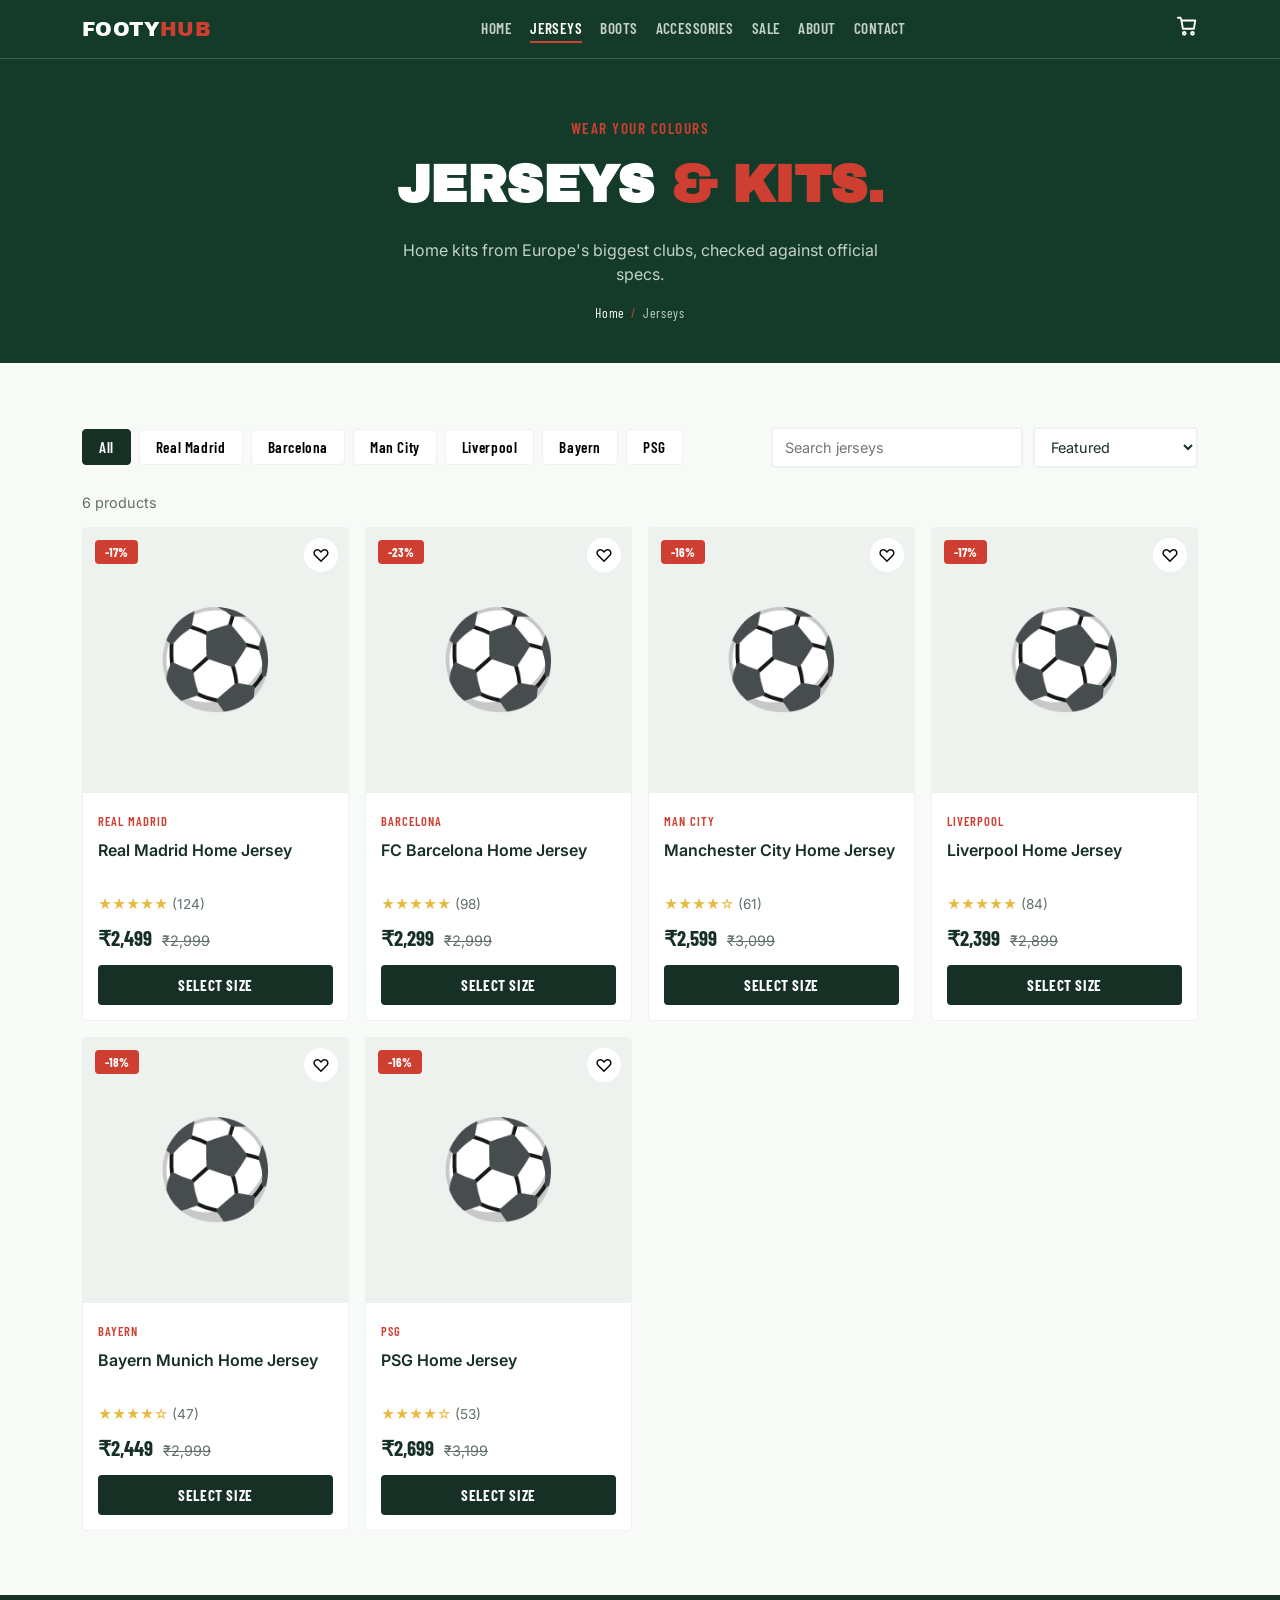
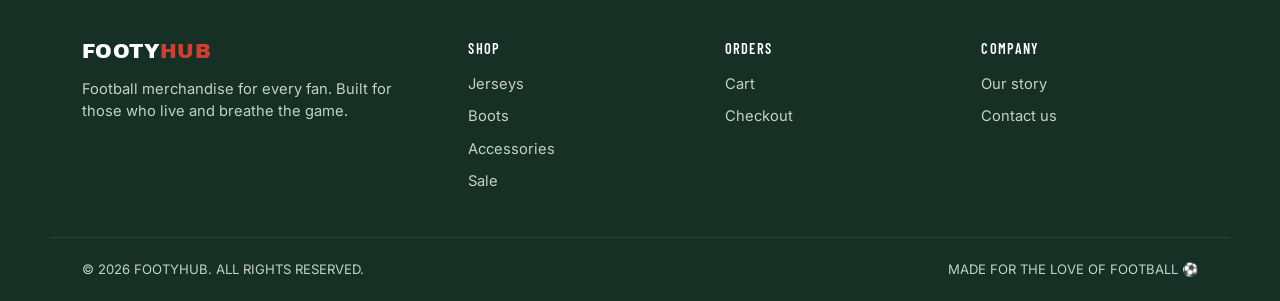
<file: jerseys.html>
<!DOCTYPE html>
<html lang="en">
<head>
    <meta charset="UTF-8">
    <meta name="viewport" content="width=device-width, initial-scale=1.0">
    <meta name="description" content="Shop club and national team football jerseys at FOOTYHUB.">
    <title>Jerseys | FOOTYHUB</title>
    <link rel="preconnect" href="https://fonts.googleapis.com">
    <link rel="preconnect" href="https://fonts.gstatic.com" crossorigin>
    <link href="https://fonts.googleapis.com/css2?family=Archivo+Black&family=Barlow+Condensed:wght@500;600;700&family=Inter:wght@400;500;600;700&display=swap" rel="stylesheet">
    <link rel="stylesheet" href="h.css">
</head>
<body data-page="jerseys">
    <header class="header">
        <nav class="navbar">
            <a href="index.html" class="logo">FOOTY<span>HUB</span></a>
            <div class="nav-links" id="nav-links"><a href="index.html">Home</a><a href="jerseys.html" class="active">Jerseys</a><a href="boots.html">Boots</a><a href="accessories.html">Accessories</a><a href="sale.html">Sale</a><a href="about.html">About</a><a href="contact.html">Contact</a></div>
            <div class="nav-actions">
                <a href="cart.html" class="cart-icon" aria-label="Cart">
                    <svg viewBox="0 0 24 24"><path d="M6 6h15l-1.5 9h-12z"></path><path d="M6 6 5 3H2"></path><circle cx="9" cy="20" r="1.5"></circle><circle cx="18" cy="20" r="1.5"></circle></svg>
                    <span class="cart-count"></span>
                </a>
                <button class="menu-btn" aria-label="Toggle menu" aria-controls="nav-links">☰</button>
            </div>
        </nav>
    </header>
    <main>
        <section class="page-banner">
            <span class="eyebrow">WEAR YOUR COLOURS</span>
            <h1>JERSEYS <span>&amp; KITS.</span></h1>
            <p>Home kits from Europe's biggest clubs, checked against official specs.</p>
            <div class="breadcrumb"><a href="index.html">Home</a><i>/</i>Jerseys</div>
        </section>
        <section class="wrap">
            <div class="toolbar">
                <div class="chips" role="group" aria-label="Filters"><button class="chip" data-filter="all">All</button><button class="chip" data-filter="real-madrid">Real Madrid</button><button class="chip" data-filter="barcelona">Barcelona</button><button class="chip" data-filter="man-city">Man City</button><button class="chip" data-filter="liverpool">Liverpool</button><button class="chip" data-filter="bayern">Bayern</button><button class="chip" data-filter="psg">PSG</button></div>
                <div class="tools">
                    <input type="search" id="search" placeholder="Search jerseys" aria-label="Search products">
                    <select id="sort" aria-label="Sort products">
                        <option value="featured">Featured</option>
                        <option value="price-asc">Price: low to high</option>
                        <option value="price-desc">Price: high to low</option>
                        <option value="discount">Biggest discount</option>
                    </select>
                </div>
            </div>
            <p class="count" id="count" aria-live="polite"></p>
            <div class="product-grid" data-products="jerseys"></div>
        </section>
    </main>
    <footer class="footer">
        <div class="footer-main">
            <div class="footer-brand">
                <a href="index.html" class="logo">FOOTY<span>HUB</span></a>
                <p>Football merchandise for every fan. Built for those who live and breathe the game.</p>
            </div>
            <div class="footer-column"><h4>SHOP</h4><a href="jerseys.html">Jerseys</a><a href="boots.html">Boots</a><a href="accessories.html">Accessories</a><a href="sale.html">Sale</a></div>
            <div class="footer-column"><h4>ORDERS</h4><a href="cart.html">Cart</a><a href="checkout.html">Checkout</a></div>
            <div class="footer-column"><h4>COMPANY</h4><a href="about.html">Our story</a><a href="contact.html">Contact us</a></div>
        </div>
        <div class="footer-bottom"><p>© 2026 FOOTYHUB. ALL RIGHTS RESERVED.</p><p>MADE FOR THE LOVE OF FOOTBALL ⚽</p></div>
    </footer>
    <script src="script.js"></script>
</body>
</html>
</file>
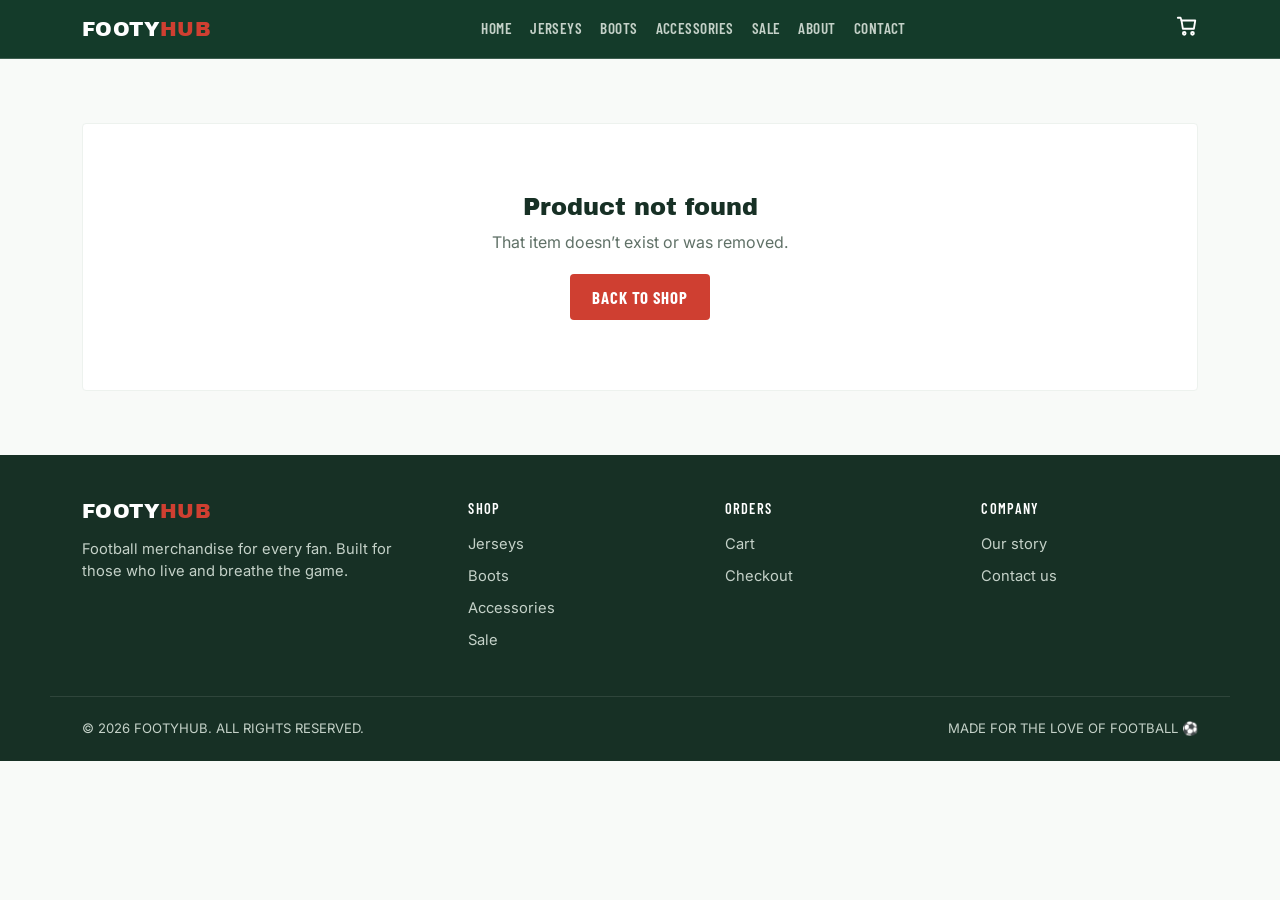
<file: product.html>
<!DOCTYPE html>
<html lang="en">
<head>
    <meta charset="UTF-8">
    <meta name="viewport" content="width=device-width, initial-scale=1.0">
    <meta name="description" content="Product details at FOOTYHUB.">
    <title>Product | FOOTYHUB</title>
    <link rel="preconnect" href="https://fonts.googleapis.com">
    <link rel="preconnect" href="https://fonts.gstatic.com" crossorigin>
    <link href="https://fonts.googleapis.com/css2?family=Archivo+Black&family=Barlow+Condensed:wght@500;600;700&family=Inter:wght@400;500;600;700&display=swap" rel="stylesheet">
    <link rel="stylesheet" href="h.css">
</head>
<body data-page="product">
    <header class="header">
        <nav class="navbar">
            <a href="index.html" class="logo">FOOTY<span>HUB</span></a>
            <div class="nav-links" id="nav-links"><a href="index.html">Home</a><a href="jerseys.html">Jerseys</a><a href="boots.html">Boots</a><a href="accessories.html">Accessories</a><a href="sale.html">Sale</a><a href="about.html">About</a><a href="contact.html">Contact</a></div>
            <div class="nav-actions">
                <a href="cart.html" class="cart-icon" aria-label="Cart">
                    <svg viewBox="0 0 24 24"><path d="M6 6h15l-1.5 9h-12z"></path><path d="M6 6 5 3H2"></path><circle cx="9" cy="20" r="1.5"></circle><circle cx="18" cy="20" r="1.5"></circle></svg>
                    <span class="cart-count"></span>
                </a>
                <button class="menu-btn" aria-label="Toggle menu" aria-controls="nav-links">☰</button>
            </div>
        </nav>
    </header>
    <main>
        <section class="wrap" id="detail"></section>
        <section class="wrap" id="related-wrap" style="padding-top:0">
            <div class="section-heading"><h2>YOU MAY ALSO <span>LIKE</span></h2></div>
            <div class="product-grid" id="related"></div>
        </section>
    </main>
    <footer class="footer">
        <div class="footer-main">
            <div class="footer-brand">
                <a href="index.html" class="logo">FOOTY<span>HUB</span></a>
                <p>Football merchandise for every fan. Built for those who live and breathe the game.</p>
            </div>
            <div class="footer-column"><h4>SHOP</h4><a href="jerseys.html">Jerseys</a><a href="boots.html">Boots</a><a href="accessories.html">Accessories</a><a href="sale.html">Sale</a></div>
            <div class="footer-column"><h4>ORDERS</h4><a href="cart.html">Cart</a><a href="checkout.html">Checkout</a></div>
            <div class="footer-column"><h4>COMPANY</h4><a href="about.html">Our story</a><a href="contact.html">Contact us</a></div>
        </div>
        <div class="footer-bottom"><p>© 2026 FOOTYHUB. ALL RIGHTS RESERVED.</p><p>MADE FOR THE LOVE OF FOOTBALL ⚽</p></div>
    </footer>
    <script src="script.js"></script>
</body>
</html>
</file>
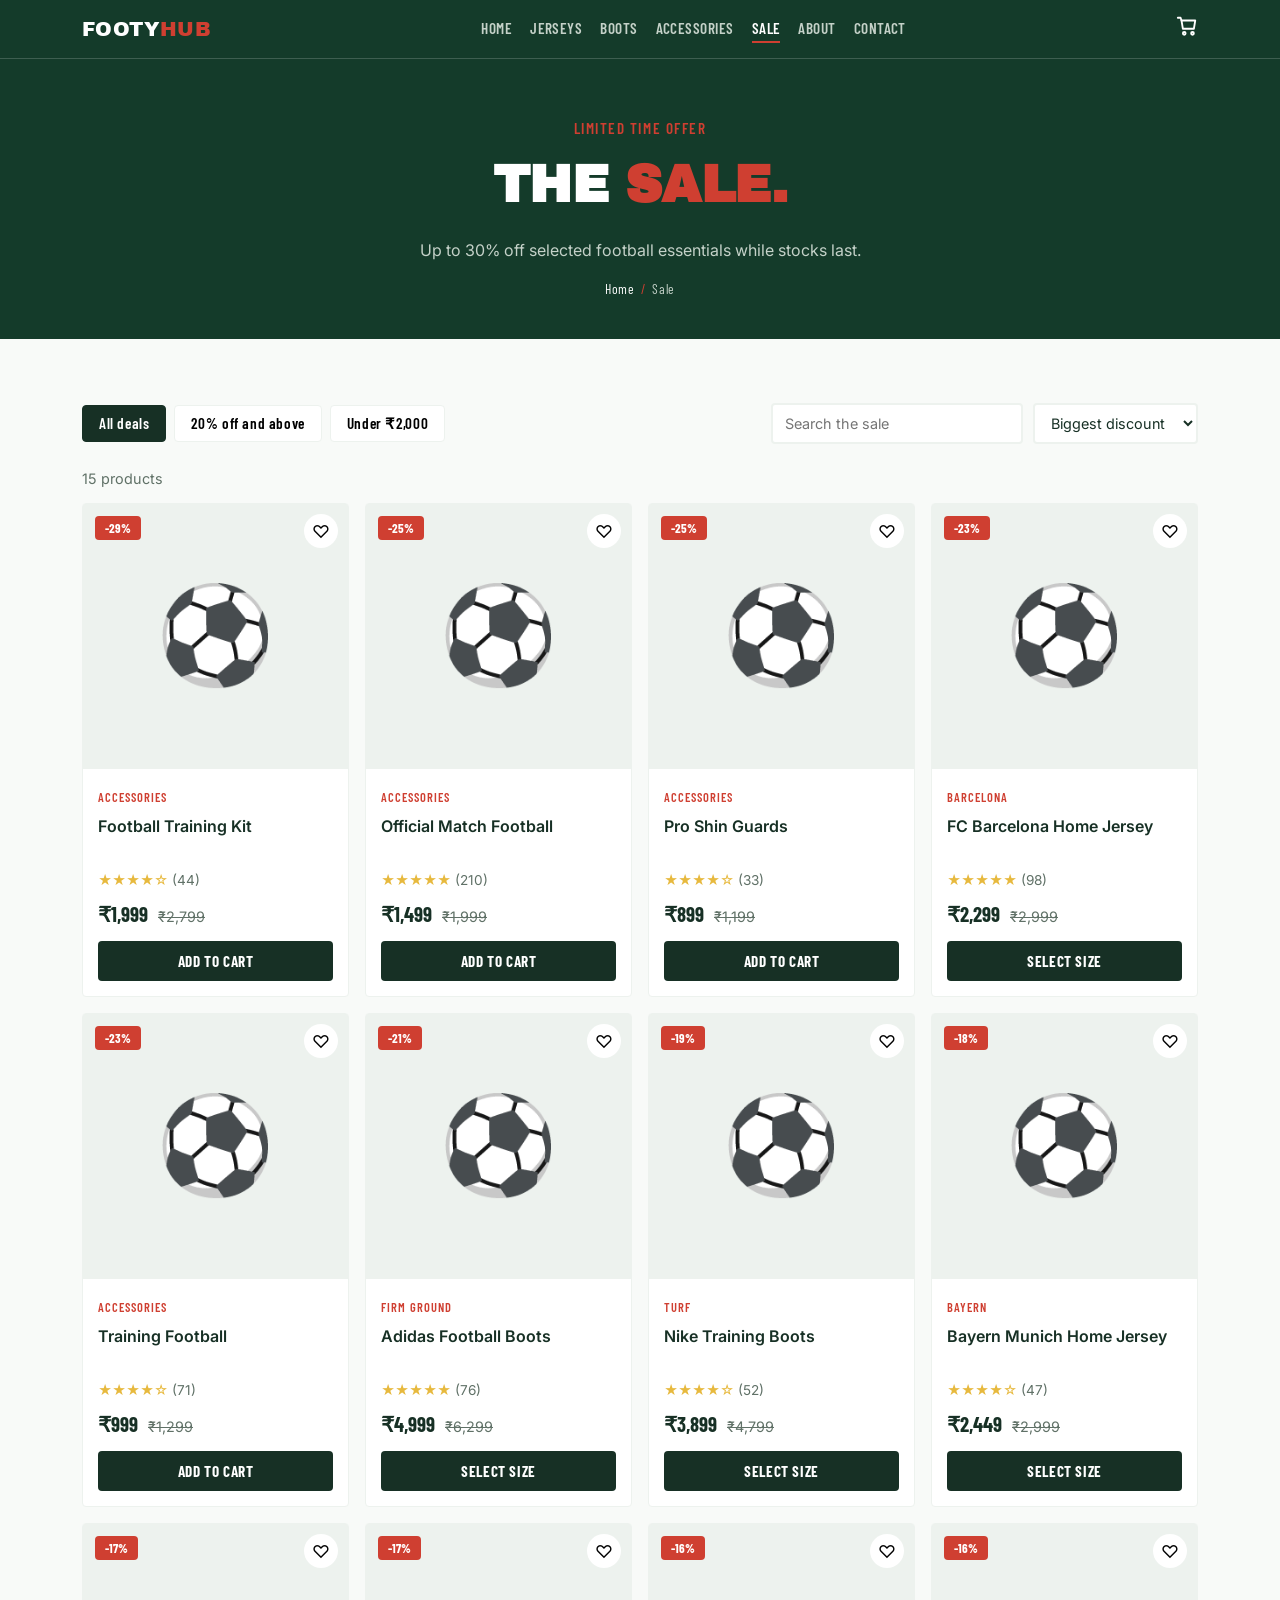
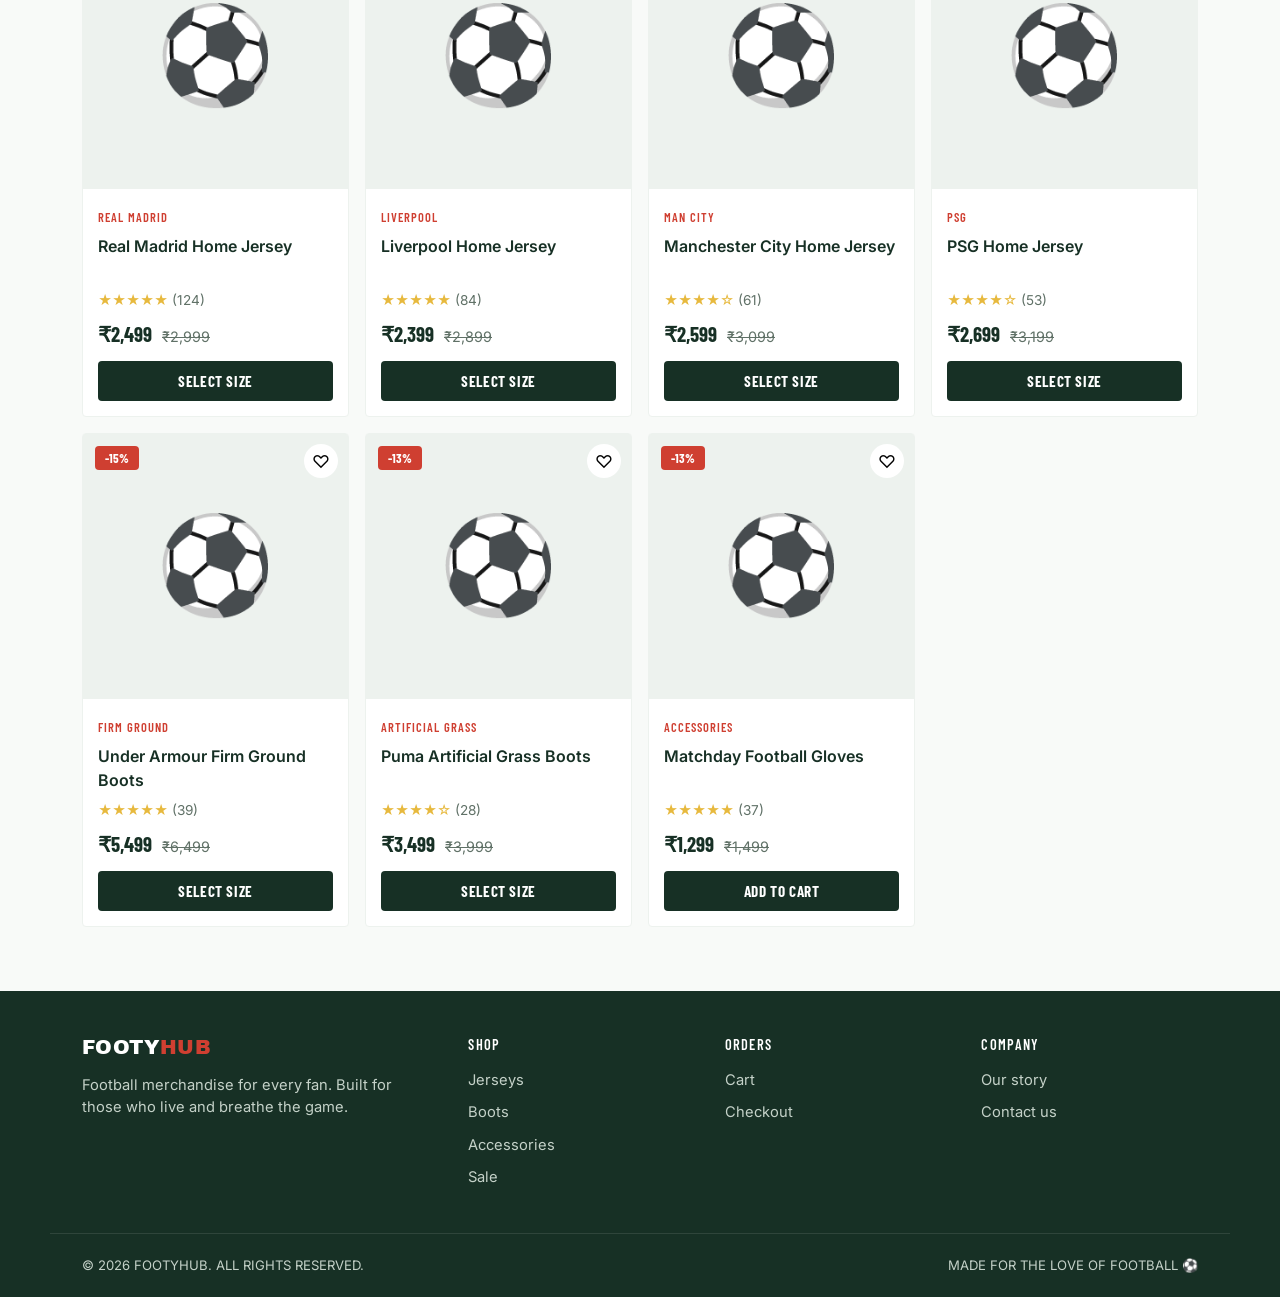
<file: sale.html>
<!DOCTYPE html>
<html lang="en">
<head>
    <meta charset="UTF-8">
    <meta name="viewport" content="width=device-width, initial-scale=1.0">
    <meta name="description" content="Discounted football jerseys, boots and accessories at FOOTYHUB.">
    <title>Sale | FOOTYHUB</title>
    <link rel="preconnect" href="https://fonts.googleapis.com">
    <link rel="preconnect" href="https://fonts.gstatic.com" crossorigin>
    <link href="https://fonts.googleapis.com/css2?family=Archivo+Black&family=Barlow+Condensed:wght@500;600;700&family=Inter:wght@400;500;600;700&display=swap" rel="stylesheet">
    <link rel="stylesheet" href="h.css">
</head>
<body data-page="sale">
    <header class="header">
        <nav class="navbar">
            <a href="index.html" class="logo">FOOTY<span>HUB</span></a>
            <div class="nav-links" id="nav-links"><a href="index.html">Home</a><a href="jerseys.html">Jerseys</a><a href="boots.html">Boots</a><a href="accessories.html">Accessories</a><a href="sale.html" class="active">Sale</a><a href="about.html">About</a><a href="contact.html">Contact</a></div>
            <div class="nav-actions">
                <a href="cart.html" class="cart-icon" aria-label="Cart">
                    <svg viewBox="0 0 24 24"><path d="M6 6h15l-1.5 9h-12z"></path><path d="M6 6 5 3H2"></path><circle cx="9" cy="20" r="1.5"></circle><circle cx="18" cy="20" r="1.5"></circle></svg>
                    <span class="cart-count"></span>
                </a>
                <button class="menu-btn" aria-label="Toggle menu" aria-controls="nav-links">☰</button>
            </div>
        </nav>
    </header>
    <main>
        <section class="page-banner">
            <span class="eyebrow">LIMITED TIME OFFER</span>
            <h1>THE <span>SALE.</span></h1>
            <p>Up to 30% off selected football essentials while stocks last.</p>
            <div class="breadcrumb"><a href="index.html">Home</a><i>/</i>Sale</div>
        </section>
        <section class="wrap">
            <div class="toolbar">
                <div class="chips" role="group" aria-label="Filters"><button class="chip" data-filter="all">All deals</button><button class="chip" data-filter="deal20">20% off and above</button><button class="chip" data-filter="under2000">Under ₹2,000</button></div>
                <div class="tools">
                    <input type="search" id="search" placeholder="Search the sale" aria-label="Search products">
                    <select id="sort" aria-label="Sort products">
                        <option value="featured">Featured</option>
                        <option value="price-asc">Price: low to high</option>
                        <option value="price-desc">Price: high to low</option>
                        <option value="discount">Biggest discount</option>
                    </select>
                </div>
            </div>
            <p class="count" id="count" aria-live="polite"></p>
            <div class="product-grid" data-products="sale"></div>
        </section>
    </main>
    <footer class="footer">
        <div class="footer-main">
            <div class="footer-brand">
                <a href="index.html" class="logo">FOOTY<span>HUB</span></a>
                <p>Football merchandise for every fan. Built for those who live and breathe the game.</p>
            </div>
            <div class="footer-column"><h4>SHOP</h4><a href="jerseys.html">Jerseys</a><a href="boots.html">Boots</a><a href="accessories.html">Accessories</a><a href="sale.html">Sale</a></div>
            <div class="footer-column"><h4>ORDERS</h4><a href="cart.html">Cart</a><a href="checkout.html">Checkout</a></div>
            <div class="footer-column"><h4>COMPANY</h4><a href="about.html">Our story</a><a href="contact.html">Contact us</a></div>
        </div>
        <div class="footer-bottom"><p>© 2026 FOOTYHUB. ALL RIGHTS RESERVED.</p><p>MADE FOR THE LOVE OF FOOTBALL ⚽</p></div>
    </footer>
    <script src="script.js"></script>
</body>
</html>
</file>
<file: h.css>
/* FOOTYHUB – single stylesheet */
:root {
    --pitch: #143b2a;
    --chalk: #f8faf8;
    --chalk-2: #edf2ee;
    --ink: #173025;
    --ink-soft: #607167;
    --muted: #c4d1c8;
    --white: #fff;
    --red: #cf3f31;
    --red-dark: #b93427;
    --gold: #e7b93e;
    --display: 'Archivo Black', sans-serif;
    --cond: 'Barlow Condensed', sans-serif;
    --body: 'Inter', sans-serif;
    --r: 4px;
    --container: 1180px;
    --pad: 32px;
}

* { margin: 0; padding: 0; box-sizing: border-box; }
body { font-family: var(--body); background: var(--chalk); color: var(--ink); line-height: 1.5; -webkit-font-smoothing: antialiased; }
img { display: block; max-width: 100%; }
a { text-decoration: none; color: inherit; }
button, input, select, textarea { font-family: inherit; }
button { cursor: pointer; border: none; background: none; }
.sr-only { position: absolute; width: 1px; height: 1px; overflow: hidden; clip: rect(0,0,0,0); }
:focus-visible { outline: 3px solid var(--gold); outline-offset: 2px; }
@media (prefers-reduced-motion: reduce) { * { transition: none !important; } }

/* ---------- shared bits ---------- */
.wrap { max-width: var(--container); margin: 0 auto; padding: 64px var(--pad); }
.eyebrow { display: block; font: 600 .95rem var(--cond); letter-spacing: .1em; color: var(--red); margin-bottom: 8px; }
h1, h2 { font-family: var(--display); letter-spacing: -.01em; }
h2 span, h1 span { color: var(--red); }
.section-heading { display: flex; align-items: flex-end; justify-content: space-between; gap: 20px; margin-bottom: 30px; padding-bottom: 16px; border-bottom: 2px solid var(--ink); }
.section-heading h2 { font-size: clamp(1.9rem, 3.4vw, 2.8rem); }
.view-all { font: 700 1.05rem var(--cond); letter-spacing: .05em; white-space: nowrap; border-bottom: 2px solid var(--ink); padding-bottom: 6px; }
.view-all:hover { color: var(--red); border-color: var(--red); }
.btn { display: inline-flex; align-items: center; justify-content: center; gap: 10px; font: 700 1.05rem var(--cond); letter-spacing: .05em; padding: 13px 22px; border-radius: var(--r); transition: background .15s, color .15s; }
.btn-primary { background: var(--red); color: var(--white); }
.btn-primary:hover { background: var(--red-dark); }
.btn-outline { border: 2px solid rgba(255,255,255,.35); color: var(--white); }
.btn-outline:hover { border-color: var(--white); }

/* ---------- header ---------- */
.header { position: sticky; top: 0; z-index: 100; background: var(--pitch); border-bottom: 1px solid rgba(255,255,255,.18); }
.navbar { max-width: var(--container); margin: 0 auto; padding: 15px var(--pad); display: flex; align-items: center; justify-content: space-between; gap: 28px; }
.logo { font: 1.25rem var(--display); letter-spacing: .02em; color: var(--white); }
.logo span { color: var(--red); }
.nav-links { display: flex; gap: 18px; font: 600 .95rem var(--cond); letter-spacing: .03em; text-transform: uppercase; }
.nav-links a { color: var(--muted); padding: 4px 0; border-bottom: 2px solid transparent; }
.nav-links a:hover, .nav-links a.active { color: var(--white); border-color: var(--red); }
.cart-icon { position: relative; display: block; }
.cart-icon svg { width: 22px; height: 22px; fill: none; stroke: var(--white); stroke-width: 2; stroke-linecap: round; stroke-linejoin: round; }
.cart-icon:hover svg { stroke: var(--red); }
.cart-count { position: absolute; top: -8px; right: -10px; min-width: 18px; height: 18px; padding: 0 4px; background: var(--red); color: var(--white); font: 700 .7rem var(--cond); border-radius: 9px; display: flex; align-items: center; justify-content: center; }
.cart-count:empty { display: none; }
.menu-btn { display: none; color: var(--white); font-size: 1.4rem; }
.nav-actions { display: flex; align-items: center; gap: 18px; }

/* ---------- hero ---------- */
.hero { background: var(--pitch); padding: 88px var(--pad); }
.hero-content { max-width: var(--container); margin: 0 auto; }
.hero-tag { display: inline-block; font: 600 .85rem var(--cond); letter-spacing: .12em; color: var(--gold); border: 1px solid rgba(231,185,62,.4); padding: 6px 14px; border-radius: var(--r); margin-bottom: 18px; }
.hero h1 { color: var(--white); max-width: 620px; font-size: clamp(3rem, 5.4vw, 4.7rem); line-height: .98; }
.hero p { margin-top: 18px; max-width: 480px; color: var(--muted); font-size: 1.1rem; }
.hero-buttons { margin-top: 30px; display: flex; flex-wrap: wrap; gap: 16px; }

/* ---------- trust bar ---------- */
.trust-bar { max-width: var(--container); margin: 0 auto; display: grid; grid-template-columns: repeat(4, 1fr); background: var(--white); border: 1px solid var(--chalk-2); }
.trust-item { padding: 19px 22px; border-right: 1px solid var(--chalk-2); }
.trust-item:last-child { border: none; }
.trust-item h4 { font: 700 .95rem var(--cond); letter-spacing: .05em; }
.trust-item p { font-size: .82rem; color: var(--ink-soft); }

/* ---------- categories ---------- */
.category-grid { display: grid; grid-template-columns: repeat(3, 1fr); gap: 16px; }
.category-card { background: var(--white); border: 1px solid var(--chalk-2); border-radius: var(--r); overflow: hidden; }
.category-card img { width: 100%; height: 240px; object-fit: cover; }
.category-card div { padding: 16px; }
.category-card h3 { font-size: 1.05rem; }
.category-card p { color: var(--ink-soft); font-size: .9rem; }
.category-card:hover { border-color: var(--ink); }

/* ---------- products ---------- */
.product-grid { display: grid; grid-template-columns: repeat(4, 1fr); gap: 16px; }
.product-card { background: var(--white); border: 1px solid var(--chalk-2); border-radius: var(--r); overflow: hidden; }
.product-image { position: relative; aspect-ratio: 1; background: var(--chalk-2); }
.product-image img { width: 100%; height: 100%; object-fit: cover; }
.discount { position: absolute; top: 12px; left: 12px; background: var(--red); color: var(--white); font: 700 .8rem var(--cond); padding: 4px 10px; border-radius: var(--r); }
.wishlist { position: absolute; top: 10px; right: 10px; width: 34px; height: 34px; background: var(--white); border-radius: 50%; font-size: 1.1rem; }
.wishlist:hover, .wishlist.on { color: var(--red); }
.product-info { padding: 15px; }
.product-category { font: 600 .78rem var(--cond); letter-spacing: .08em; color: var(--red); text-transform: uppercase; }
.product-info h3 { font-size: 1rem; font-weight: 600; margin: 6px 0 8px; min-height: 48px; }
.rating { color: var(--gold); font-size: .85rem; margin-bottom: 10px; }
.rating span { color: var(--ink-soft); margin-left: 4px; }
.price { display: flex; align-items: baseline; gap: 10px; margin-bottom: 14px; }
.price strong { font: 700 1.3rem var(--cond); }
.price del { color: var(--ink-soft); font-size: .9rem; }
.add-cart { display: block; text-align: center; width: 100%; background: var(--ink); color: var(--white); font: 700 .95rem var(--cond); letter-spacing: .04em; padding: 11px; border-radius: var(--r); }
.add-cart:hover, .add-cart.added { background: var(--red); }

/* ---------- listing toolbar ---------- */
.toolbar { display: flex; flex-wrap: wrap; align-items: center; justify-content: space-between; gap: 14px; margin-bottom: 24px; }
.chips { display: flex; flex-wrap: wrap; gap: 8px; }
.chip { font: 600 .95rem var(--cond); letter-spacing: .04em; padding: 8px 16px; border: 1px solid var(--chalk-2); background: var(--white); border-radius: var(--r); }
.chip:hover { border-color: var(--ink); }
.chip.active { background: var(--ink); color: var(--white); border-color: var(--ink); }
.tools { display: flex; flex-wrap: wrap; gap: 10px; }
.tools input, .tools select { padding: 9px 12px; border: 2px solid var(--chalk-2); border-radius: var(--r); background: var(--white); color: var(--ink); font-size: .9rem; }
.tools input:focus, .tools select:focus { outline: none; border-color: var(--red); }
.count { color: var(--ink-soft); font-size: .9rem; margin-bottom: 14px; }
.empty { grid-column: 1 / -1; text-align: center; color: var(--ink-soft); padding: 60px 0; }

/* ---------- clubs ---------- */
.clubs { background: var(--pitch); }
.clubs .section-heading { border-color: rgba(255,255,255,.15); }
.clubs h2 { color: var(--white); }
.club-grid { display: grid; grid-template-columns: repeat(3, 1fr); border-top: 1px solid rgba(255,255,255,.1); }
.club-card { padding: 18px; color: var(--white); font-weight: 600; font-size: .95rem; border-bottom: 1px solid rgba(255,255,255,.1); border-right: 1px solid rgba(255,255,255,.1); }
.club-card:nth-child(3n) { border-right: none; }
.club-card:hover { background: rgba(255,255,255,.05); }

/* ---------- sale + newsletter ---------- */
.sale { background: var(--red); padding: 55px var(--pad); }
.sale-content { max-width: var(--container); margin: 0 auto; color: rgba(255,255,255,.9); }
.sale-content h2 { color: var(--white); font-size: clamp(2rem, 4vw, 3rem); line-height: 1.05; margin: 8px 0 14px; }
.sale-content p { margin-bottom: 24px; max-width: 480px; }
.sale-btn { background: var(--ink); color: var(--white); }
.sale-btn:hover { background: var(--white); color: var(--ink); }
.newsletter { background: var(--chalk-2); padding: 64px var(--pad); text-align: center; }
.newsletter-content { max-width: 640px; margin: 0 auto; }
.newsletter h2 { font-size: clamp(1.7rem, 3vw, 2.3rem); margin-bottom: 14px; }
.newsletter p { color: var(--ink-soft); margin-bottom: 28px; }
.newsletter-form { display: flex; align-items: flex-start; gap: 12px; max-width: 460px; margin: 0 auto; text-align: left; }
.newsletter-form .form-group { flex: 1; margin: 0; }
.newsletter-form input { border-color: var(--ink); background: var(--white); }
.newsletter-form button { height: 50px; background: var(--ink); color: var(--white); font: 700 1rem var(--cond); padding: 0 26px; border-radius: var(--r); }
.newsletter-form button:hover { background: var(--red); }

/* ---------- footer ---------- */
.footer { background: var(--ink); color: var(--muted); }
.footer-main { max-width: var(--container); margin: 0 auto; padding: 45px var(--pad) 35px; display: grid; grid-template-columns: 1.6fr 1fr 1fr 1fr; gap: 40px; }
.footer-brand p { margin: 14px 0 0; font-size: .92rem; max-width: 320px; }
.footer-column h4 { font: 600 .9rem var(--cond); letter-spacing: .08em; color: var(--white); margin-bottom: 16px; }
.footer-column a { display: block; font-size: .92rem; margin-bottom: 10px; }
.footer-column a:hover { color: var(--white); }
.footer-bottom { border-top: 1px solid rgba(255,255,255,.1); max-width: var(--container); margin: 0 auto; padding: 22px var(--pad); display: flex; justify-content: space-between; font-size: .82rem; }

/* ---------- inner page banner ---------- */
.page-banner { background: var(--pitch); padding: 60px var(--pad) 42px; text-align: center; }
.page-banner h1 { color: var(--white); font-size: clamp(2.4rem, 4vw, 3.5rem); margin-top: 10px; }
.page-banner p { color: var(--muted); max-width: 520px; margin: 14px auto 0; }
.breadcrumb { font: .85rem var(--cond); letter-spacing: .05em; color: var(--muted); margin-top: 18px; }
.breadcrumb a { color: var(--white); }
.breadcrumb i { font-style: normal; color: var(--red); margin: 0 6px; }

/* ---------- about ---------- */
.about-story { display: grid; grid-template-columns: 1fr 1fr; gap: 60px; align-items: center; }
.about-story img { width: 100%; height: 460px; object-fit: cover; border-radius: var(--r); }
.about-story h2 { font-size: clamp(1.8rem, 3.2vw, 2.6rem); margin-bottom: 20px; }
.about-story p { color: var(--ink-soft); margin-bottom: 16px; max-width: 480px; }
.stat-row, .values-inner { display: grid; grid-template-columns: repeat(3, 1fr); gap: 20px; }
.stat-card, .value-card { background: var(--white); border: 1px solid var(--chalk-2); border-radius: var(--r); padding: 30px 24px; }
.stat-card { text-align: center; }
.stat-card strong { display: block; font: 2.4rem var(--display); color: var(--red); }
.stat-card span { font: .95rem var(--cond); letter-spacing: .05em; color: var(--ink-soft); }
.values { background: var(--chalk-2); }
.value-card { border-top: 4px solid var(--red); }
.value-card h3 { font: 1.15rem var(--display); margin-bottom: 10px; }
.value-card p { color: var(--ink-soft); font-size: .95rem; }

/* ---------- contact ---------- */
.contact-wrap { display: grid; grid-template-columns: 1fr 1.2fr; gap: 60px; }
.contact-info h2 { font-size: 1.8rem; margin-bottom: 16px; }
.contact-info > p { color: var(--ink-soft); margin-bottom: 24px; max-width: 380px; }
.contact-detail { padding: 14px 0; border-bottom: 1px solid var(--chalk-2); }
.contact-detail h4 { font: 700 .95rem var(--cond); letter-spacing: .04em; }
.contact-detail p { color: var(--ink-soft); font-size: .92rem; }
.contact-form, .cart-summary, .cart-row { background: var(--white); border: 1px solid var(--chalk-2); border-radius: var(--r); }
.contact-form { padding: 36px; }
.form-row { display: grid; grid-template-columns: 1fr 1fr; gap: 16px; }
.form-group { margin-bottom: 16px; }
.form-group label { display: block; font: .9rem var(--cond); letter-spacing: .04em; margin-bottom: 8px; }
.form-group input, .form-group select, .form-group textarea, .promo-row input { width: 100%; padding: 13px 16px; border: 2px solid var(--chalk-2); border-radius: var(--r); font-size: .95rem; background: var(--chalk); }
.form-group textarea { resize: vertical; min-height: 130px; }
.form-group input:focus, .form-group textarea:focus, .promo-row input:focus { outline: none; border-color: var(--red); background: var(--white); }
.contact-form .btn, .cart-summary .btn { width: 100%; }

/* ---------- cart ---------- */
.cart-wrap { display: grid; grid-template-columns: 2fr 1fr; gap: 32px; align-items: start; }
.cart-items { display: flex; flex-direction: column; gap: 14px; }
.cart-row { display: grid; grid-template-columns: 90px 1fr auto 90px auto; align-items: center; gap: 18px; padding: 14px; }
.cart-row img { width: 90px; height: 90px; object-fit: cover; border-radius: var(--r); }
.cart-row h4 { font-size: 1rem; }
.cart-row .meta { font: .85rem var(--cond); color: var(--ink-soft); text-transform: uppercase; }
.qty-control { display: flex; align-items: center; border: 1px solid var(--chalk-2); border-radius: var(--r); overflow: hidden; }
.qty-control button { width: 34px; height: 34px; background: var(--chalk-2); font-weight: 700; }
.qty-control button:hover { background: var(--ink); color: var(--white); }
.qty-control span { width: 34px; text-align: center; font: 600 1rem var(--cond); }
.line-price { font: 700 1.1rem var(--cond); text-align: right; }
.remove-btn { color: var(--ink-soft); font-size: 1.2rem; }
.remove-btn:hover { color: var(--red); }
.cart-summary { padding: 28px; }
.cart-summary h3 { font: 1.2rem var(--display); margin-bottom: 18px; }
.summary-row { display: flex; justify-content: space-between; font-size: .95rem; padding: 10px 0; border-bottom: 1px solid var(--chalk-2); }
.summary-row.total { border: none; font: 700 1.2rem var(--cond); padding-top: 16px; }
.promo-row { display: flex; gap: 10px; margin: 18px 0 6px; }
.promo-row button { background: var(--ink); color: var(--white); padding: 0 18px; border-radius: var(--r); font: 700 1rem var(--cond); }
.promo-row button:hover { background: var(--red); }
.note { font-size: .85rem; color: var(--ink-soft); min-height: 1.3em; margin-bottom: 10px; }
.cart-summary .btn { margin-top: 8px; }
.cart-empty { text-align: center; padding: 70px 20px; background: var(--white); border: 1px solid var(--chalk-2); border-radius: var(--r); }
.cart-empty h3 { font: 1.5rem var(--display); margin-bottom: 10px; }
.cart-empty p { color: var(--ink-soft); margin-bottom: 20px; }

/* ---------- links on cards, toast ---------- */
.product-image a { display: block; height: 100%; }
.product-info h3 a:hover { color: var(--red); }
.toast { position: fixed; left: 50%; bottom: 24px; transform: translateX(-50%); background: var(--ink); color: var(--white); padding: 12px 20px; border-radius: var(--r); font-size: .92rem; opacity: 0; pointer-events: none; transition: opacity .2s; z-index: 200; }
.toast.show { opacity: 1; }

/* ---------- form feedback ---------- */
.error { display: block; color: var(--red); font-size: .82rem; margin-top: 6px; }
.error:empty { display: none; }
.form-group.invalid input, .form-group.invalid select, .form-group.invalid textarea { border-color: var(--red); }
.form-status { margin-top: 12px; font-size: .92rem; font-weight: 600; color: var(--pitch); }
.form-status:empty { display: none; }
.check { display: flex; align-items: center; gap: 8px; font-size: .9rem; }
.form-group .check input { width: auto; }
.pay-options { display: flex; flex-wrap: wrap; gap: 10px 22px; margin-bottom: 16px; }
.pay-options .check { font-size: .95rem; }
.form-title { font: 1.2rem var(--display); margin-bottom: 20px; }
.hint { color: var(--ink-soft); font-size: .85rem; margin-bottom: 16px; }

/* ---------- product detail ---------- */
.detail { display: grid; grid-template-columns: 1fr 1fr; gap: 48px; align-items: start; }
.detail-img img { width: 100%; aspect-ratio: 1; object-fit: cover; border-radius: var(--r); background: var(--chalk-2); }
.detail h1 { font-size: clamp(1.6rem, 3vw, 2.2rem); margin: 6px 0 10px; }
.detail .price strong { font-size: 1.8rem; }
.detail .price { margin-bottom: 0; }
.detail-info > p { color: var(--ink-soft); margin: 14px 0 22px; max-width: 460px; }
.label { display: block; font: .9rem var(--cond); letter-spacing: .04em; margin-bottom: 8px; }
.buy { display: flex; align-items: center; gap: 12px; margin-top: 22px; }
.buy .btn { flex: 1; }
.detail .wishlist { position: static; border: 1px solid var(--chalk-2); }

/* ---------- responsive ---------- */
@media (max-width: 1024px) {
    .detail { grid-template-columns: 1fr; }
    .menu-btn { display: block; }
    .nav-links { display: none; position: absolute; top: 100%; left: 0; right: 0; flex-direction: column; gap: 0; background: var(--pitch); padding: 8px var(--pad) 16px; border-top: 1px solid rgba(255,255,255,.12); }
    .nav-links.open { display: flex; }
    .nav-links a { padding: 12px 0; }
    .product-grid { grid-template-columns: repeat(3, 1fr); }
    .trust-bar { grid-template-columns: repeat(2, 1fr); }
    .trust-item:nth-child(2) { border-right: none; }
    .trust-item:nth-child(n+3) { border-top: 1px solid var(--chalk-2); }
    .about-story, .contact-wrap, .cart-wrap, .stat-row, .values-inner { grid-template-columns: 1fr; }
    .about-story img { height: 320px; }
    .footer-main { grid-template-columns: 1fr 1fr; }
}
@media (max-width: 900px) { :root { --pad: 24px; } }
@media (max-width: 720px) {
    .product-grid, .category-grid { grid-template-columns: repeat(2, 1fr); }
    .club-grid { grid-template-columns: repeat(2, 1fr); }
    .club-card:nth-child(3n) { border-right: 1px solid rgba(255,255,255,.1); }
    .club-card:nth-child(2n) { border-right: none; }
    .form-row { grid-template-columns: 1fr; }
    .newsletter-form { flex-direction: column; align-items: stretch; }
    .cart-row { grid-template-columns: 70px 1fr auto; }
    .cart-row img { width: 70px; height: 70px; grid-row: span 2; }
    .cart-row .qty-control { grid-column: 2; justify-self: start; }
    .cart-row .line-price { grid-column: 3; grid-row: 2; }
    .cart-row .remove-btn { grid-column: 3; grid-row: 1; }
}
@media (max-width: 480px) {
    .product-grid, .category-grid { grid-template-columns: 1fr; }
    .footer-main { grid-template-columns: 1fr; }
    .trust-bar { grid-template-columns: 1fr; }
    .trust-item { border-right: none; border-top: 1px solid var(--chalk-2); }
    .footer-bottom { flex-direction: column; gap: 6px; }
}
[hidden] { display: none !important; }
</file>
